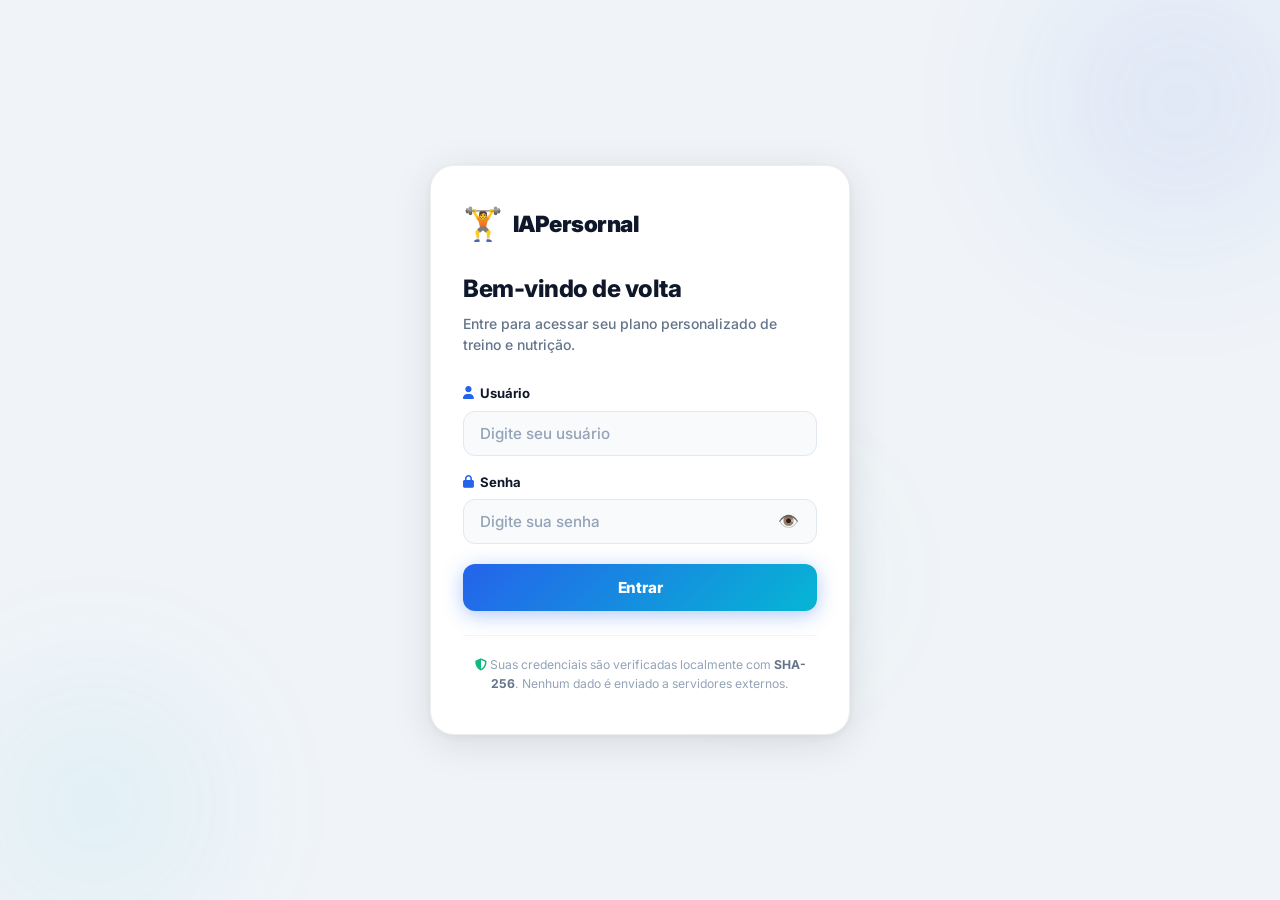
<file: index.html>
<!DOCTYPE html>
<html lang="pt-BR">
<head>
  <meta charset="UTF-8" />
  <meta name="viewport" content="width=device-width, initial-scale=1.0, viewport-fit=cover" />
  <title>Meu Treino | IAPersornal</title>
  <meta name="description" content="Plano de treino ABC personalizado por IA — Hipertrofia Muscular · IAPersornal." />
  <meta name="theme-color" content="#2563EB" />

  <!-- Open Graph -->
  <meta property="og:title" content="Meu Treino | IAPersornal" />
  <meta property="og:description" content="Personal Trainer IA — Split ABC para Hipertrofia Muscular." />
  <meta property="og:type" content="website" />

  <link rel="manifest" href="manifest.json" />

  <!-- Icons -->
  <link rel="stylesheet" href="https://cdnjs.cloudflare.com/ajax/libs/font-awesome/6.5.0/css/all.min.css" crossorigin="anonymous" />

  <!-- Styles -->
  <link rel="stylesheet" href="css/style.css" />
</head>
<body>

  <!-- ── NAVBAR ── -->
  <header class="navbar">
    <div class="container nav-inner">
      <a href="index.html" class="nav-logo">🏋️ IAPersornal</a>
      <nav class="nav-links">
        <a href="index.html" class="active">Treino</a>
        <a href="dieta.html">Dieta</a>
        <a href="chat.html"><i class="fa-solid fa-comments"></i> Chat</a>
      </nav>
    </div>
  </header>

  <!-- ── MAIN ── -->
  <main class="container page-main">

    <!-- Cabeçalho -->
    <div class="page-header">
      <h1 class="page-title">Meu <span class="gradient-text">Treino</span></h1>
      <p class="page-subtitle">Personal Trainer IA — Split ABC · Hipertrofia · Seg a Sex</p>
    </div>

    <!-- Progresso de peso -->
    <div class="weight-progress-card">
      <div class="weight-progress-header">
        <span class="weight-progress-label">
          <i class="fa-solid fa-scale-balanced"></i> Progresso de Peso
        </span>
        <div class="weight-inputs">
          <label>
            Atual:
            <input type="number" id="current-weight" value="55" min="30" max="200" step="0.1" />
            kg
          </label>
          <label>
            Meta:
            <input type="number" id="goal-weight" value="65" min="30" max="200" step="0.5" />
            kg
          </label>
        </div>
      </div>
      <div class="progress-bar-container">
        <span class="progress-label">55 kg</span>
        <div class="progress-bar">
          <div class="progress-fill" id="weight-fill" style="width:0%"></div>
        </div>
        <span class="progress-label">65 kg</span>
      </div>
      <div class="progress-percent" id="weight-percent">Carregando...</div>
    </div>

    <!-- Contador semanal -->
    <div class="weekly-counter">
      <i class="fa-solid fa-calendar-check"></i>
      <span id="weekly-text">Você treinou 0/5 dias esta semana</span>
      <button class="btn-reset-week" onclick="resetWeek()">🔄 Reiniciar semana</button>
    </div>

    <!-- Seletor de dias -->
    <div class="day-selector">
      <button class="day-btn active" data-day="segunda">SEG·A</button>
      <button class="day-btn"        data-day="terca">TER·B</button>
      <button class="day-btn"        data-day="quarta">QUA·C</button>
      <button class="day-btn"        data-day="quinta">QUI·A</button>
      <button class="day-btn"        data-day="sexta">SEX·B</button>
      <button class="day-btn rest"   data-day="sabado">SÁB 🧘</button>
      <button class="day-btn rest"   data-day="domingo">DOM 🧘</button>
    </div>

    <!-- Barra de progresso do treino -->
    <div class="workout-progress" id="workout-progress" style="display:none">
      <div class="workout-progress__bar">
        <div class="workout-progress__fill" id="workout-progress-fill"></div>
      </div>
      <span class="workout-progress__text" id="workout-progress-text">0 / 0 exercícios</span>
      <span class="workout-progress__pct" id="workout-progress-pct">0%</span>
    </div>

    <!-- Banner de conclusão -->
    <div class="completion-banner" id="completion-banner" onclick="openShareModal(window._currentWorkoutShare)">
      💪🔥 Treino Concluído! Você arrasou!
      <span class="share-hint">Toque para compartilhar seu resultado →</span>
    </div>

    <!-- Painéis de exercícios -->
    <div id="panels"></div>

    <!-- Botão de reset -->
    <div class="reset-area">
      <button class="btn-secondary" onclick="resetDay()">
        <i class="fa-solid fa-rotate-right"></i> Reiniciar treino do dia
      </button>
    </div>

  </main>

  <!-- ── FOOTER ── -->
  <footer class="footer">
    <div class="container">
      🏋️ IAPersornal &copy; 2025 — Feito com ❤️ e IA
    </div>
  </footer>

  <!-- ── BOTTOM NAVIGATION (mobile) ── -->
  <nav class="bottom-nav">
    <div class="bottom-nav__inner">
      <a href="index.html" class="bottom-nav__item active">
        <i class="fa-solid fa-dumbbell"></i>
        <span>Treino</span>
      </a>
      <a href="dieta.html" class="bottom-nav__item">
        <i class="fa-solid fa-utensils"></i>
        <span>Dieta</span>
      </a>
      <a href="chat.html" class="bottom-nav__item">
        <i class="fa-solid fa-comments"></i>
        <span>Chat</span>
      </a>
      <button class="bottom-nav__item" onclick="logout()">
        <i class="fa-solid fa-arrow-right-from-bracket"></i>
        <span>Sair</span>
      </button>
    </div>
  </nav>

  <!-- ── CRONÔMETRO DE DESCANSO (flutuante) ── -->
  <div class="rest-timer-widget" id="rest-timer">
    <div class="rtw__header">
      <span class="rtw__title"><i class="fa-solid fa-stopwatch"></i> Descanso</span>
      <button class="rtw__close" onclick="closeRestTimer()" title="Fechar">✕</button>
    </div>
    <div class="rtw__ring-wrap">
      <svg class="rtw__svg" viewBox="0 0 100 100">
        <circle class="rtw__ring-bg"   cx="50" cy="50" r="44"/>
        <circle class="rtw__ring-fill" cx="50" cy="50" r="44" id="rtw-ring"/>
      </svg>
      <div class="rtw__time" id="rtw-time">01:30</div>
    </div>
    <div class="rtw__presets">
      <button class="rtw__preset" data-secs="60"  onclick="setRestTime(60)">1 min</button>
      <button class="rtw__preset active" data-secs="90" onclick="setRestTime(90)">1:30</button>
      <button class="rtw__preset" data-secs="120" onclick="setRestTime(120)">2 min</button>
      <button class="rtw__preset" data-secs="180" onclick="setRestTime(180)">3 min</button>
    </div>
    <div class="rtw__controls">
      <button class="rtw__btn-start" id="rtw-toggle" onclick="toggleRestTimer()">
        <i class="fa-solid fa-play"></i> Iniciar
      </button>
      <button class="rtw__btn-reset" onclick="resetRestTimer()">
        <i class="fa-solid fa-rotate-right"></i>
      </button>
    </div>
  </div>

  <!-- ── SHARE MODAL ── -->
  <div class="share-modal" id="share-modal">
    <div class="share-modal__overlay" onclick="closeShareModal()"></div>
    <div class="share-modal__sheet">
      <div class="share-modal__handle"></div>
      <div class="share-modal__title">🏆 Compartilhar Treino</div>
      <div class="share-modal__subtitle">Mostre seu progresso para o mundo!</div>

      <!-- Preview do card gerado pelo Canvas -->
      <div class="share-canvas-wrap" id="share-canvas-wrap">
        <!-- Canvas injetado via JS -->
      </div>

      <div class="share-buttons">
        <button class="share-btn share-btn--whatsapp" onclick="shareWhatsApp()">
          <i class="fa-brands fa-whatsapp"></i> WhatsApp
        </button>
        <button class="share-btn share-btn--telegram" onclick="shareTelegram()">
          <i class="fa-brands fa-telegram"></i> Telegram
        </button>
        <button class="share-btn share-btn--download" onclick="downloadCard()">
          <i class="fa-solid fa-download"></i> Salvar Imagem
        </button>
        <button class="share-btn share-btn--instagram" onclick="downloadCard()">
          <i class="fa-brands fa-instagram"></i> Instagram
        </button>
        <button class="share-btn share-btn--native" onclick="shareNative()">
          <i class="fa-solid fa-share-nodes"></i> Compartilhar via…
        </button>
      </div>
    </div>
  </div>

  <script src="js/auth.js"></script>
  <script src="js/timer.js"></script>
  <script src="js/share.js"></script>
  <script src="js/main.js"></script>
</body>
</html>
</file>
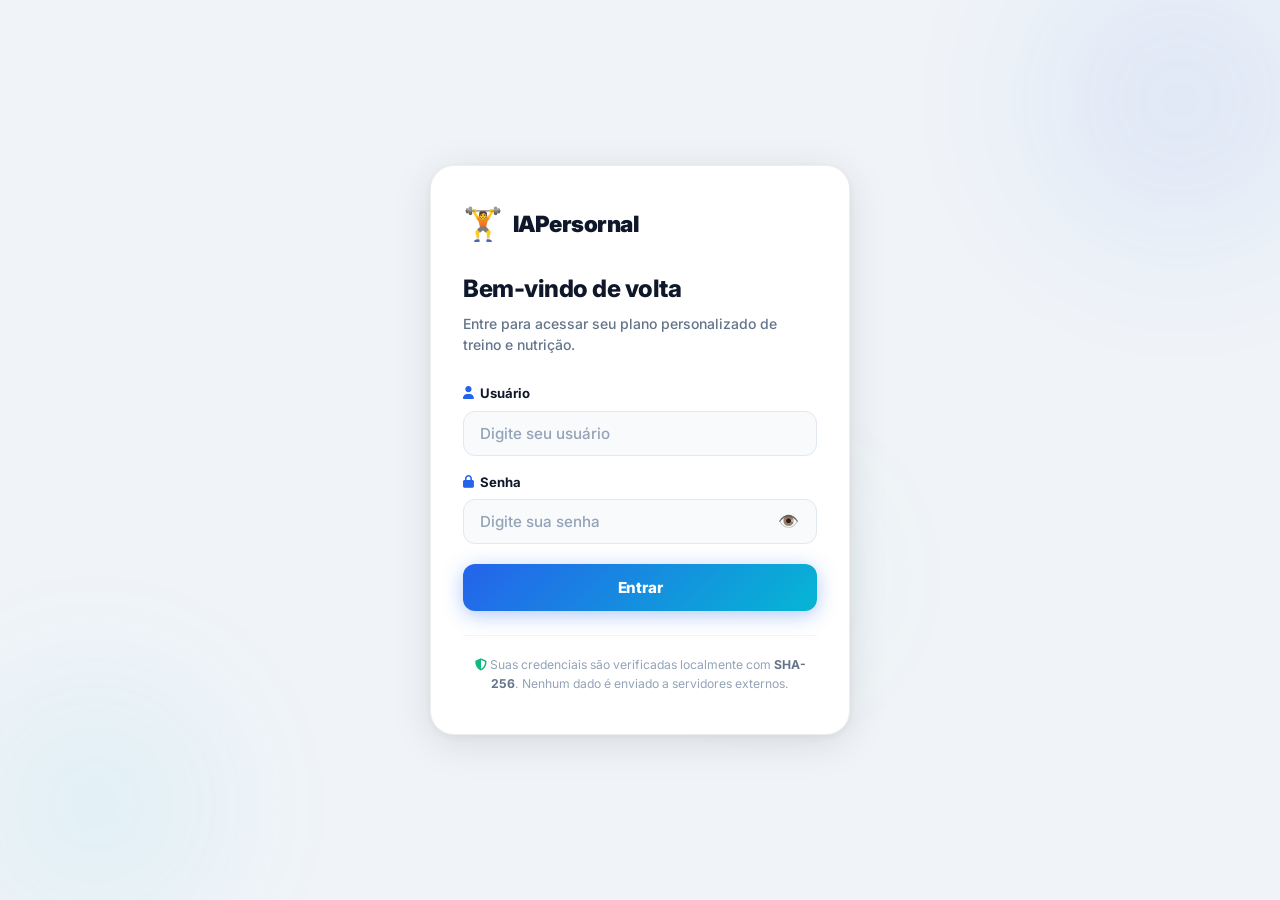
<file: chat.html>
<!DOCTYPE html>
<html lang="pt-BR">
<head>
  <meta charset="UTF-8" />
  <meta name="viewport" content="width=device-width, initial-scale=1.0, viewport-fit=cover" />
  <title>Chat Social | IAPersornal</title>
  <meta name="description" content="Chat social fitness em tempo real — compartilhe treinos, músicas e progresso com a galera." />
  <meta name="theme-color" content="#0B0D11" />

  <!-- Open Graph -->
  <meta property="og:title" content="Chat Social | IAPersornal" />
  <meta property="og:description" content="Chat fitness em tempo real com playlists Spotify." />
  <meta property="og:type" content="website" />

  <link rel="manifest" href="manifest.json" />

  <!-- Icons -->
  <link rel="stylesheet" href="https://cdnjs.cloudflare.com/ajax/libs/font-awesome/6.5.0/css/all.min.css" crossorigin="anonymous" />

  <!-- Styles -->
  <link rel="stylesheet" href="css/style.css" />
  <link rel="stylesheet" href="css/chat.css" />
</head>
<body class="chat-page">

  <!-- ── SIDEBAR OVERLAY (mobile) ── -->
  <div class="sidebar-overlay" id="sidebar-overlay" onclick="closeSidebar()"></div>

  <!-- ══════════════════════════════════════
       SIDEBAR
  ══════════════════════════════════════ -->
  <aside class="chat-sidebar">

    <!-- Logo -->
    <div class="sidebar-logo">
      <span class="sidebar-logo__icon">🏋️</span>
      <span class="sidebar-logo__name">IAPersornal</span>
    </div>

    <!-- Usuário atual -->
    <div class="sidebar-user">
      <div class="su-avatar-wrap">
        <span class="su-avatar" id="chat-user-avatar">🧔</span>
        <span class="su-dot online" id="user-status-dot"></span>
      </div>
      <div class="su-info">
        <span class="su-name" id="chat-user-name">Carregando…</span>
        <span class="su-status" id="chat-user-status">🟢 Online</span>
      </div>
    </div>

    <!-- Canais -->
    <div class="sidebar-section-title">
      <i class="fa-solid fa-hashtag"></i> Canais
    </div>
    <div id="channel-list" class="channel-list">
      <!-- gerado por chat.js -->
    </div>

    <!-- Usuários online -->
    <div class="sidebar-section-title">
      <i class="fa-solid fa-circle" style="color:#3FB950;font-size:8px;vertical-align:middle"></i>
      Online (<span id="online-count">2</span>)
    </div>
    <div id="online-users-list" class="online-users-list">
      <!-- gerado por chat.js -->
    </div>

    <!-- Ações -->
    <div class="sidebar-actions">
      <a href="index.html" class="sa-btn">
        <i class="fa-solid fa-dumbbell"></i> Meu Treino
      </a>
      <a href="dieta.html" class="sa-btn">
        <i class="fa-solid fa-utensils"></i> Dieta
      </a>
      <button class="sa-btn sa-btn--share" onclick="shareWorkoutInChat()">
        <i class="fa-solid fa-share-nodes"></i> Compartilhar Treino
      </button>
      <button class="sa-btn sa-btn--logout" onclick="logout()">
        <i class="fa-solid fa-arrow-right-from-bracket"></i> Sair
      </button>
    </div>

  </aside>

  <!-- ══════════════════════════════════════
       MAIN
  ══════════════════════════════════════ -->
  <div class="chat-main">

    <!-- Header -->
    <div class="chat-header">
      <button class="chat-header__menu" onclick="toggleSidebar()" title="Menu">
        <i class="fa-solid fa-bars"></i>
      </button>
      <div class="chat-header__title" id="chat-channel-title">💬 Geral</div>

      <!-- View tabs -->
      <div class="view-tabs">
        <button class="view-tab active" data-view="chat"      onclick="showView('chat')">
          <i class="fa-solid fa-comments"></i> Chat
        </button>
        <button class="view-tab"        data-view="playlists" onclick="showView('playlists')">
          <i class="fa-brands fa-spotify"></i> Playlists
        </button>
      </div>

      <div class="chat-header__actions">
        <span class="now-playing-badge" id="now-playing-info" style="display:none"></span>
      </div>
    </div>

    <!-- Firebase demo banner -->
    <div class="firebase-banner" id="firebase-banner" style="display:none">
      <i class="fa-solid fa-circle-info"></i>
      <span>Modo demo — mensagens salvas localmente.
        <a href="https://console.firebase.google.com" target="_blank" rel="noopener">Configure Firebase</a>
        para chat em tempo real.</span>
      <button class="fb-close" onclick="document.getElementById('firebase-banner').style.display='none'">✕</button>
    </div>

    <!-- ── VIEW: CHAT ── -->
    <div id="view-chat" style="display:flex;flex-direction:column;flex:1;overflow:hidden">

      <!-- Feed de mensagens -->
      <div class="chat-feed" id="chat-feed">
        <!-- mensagens renderizadas por chat.js -->
      </div>

      <!-- Typing indicator -->
      <div class="typing-indicator" id="typing-indicator" style="display:none">
        <div class="typing-avatar">💬</div>
        <div class="typing-bubble">
          <span class="typing-name">Alguém</span> está digitando
          <span class="typing-dots">
            <span></span><span></span><span></span>
          </span>
        </div>
      </div>

      <!-- Input bar -->
      <div class="chat-input-bar">
        <div class="input-actions-left">
          <button class="ia-btn" onclick="shareWorkoutInChat()" title="Compartilhar treino">
            <i class="fa-solid fa-dumbbell"></i>
          </button>
          <button class="ia-btn" onclick="toggleEmojiPicker()" title="Emoji">
            <i class="fa-regular fa-face-smile"></i>
          </button>
        </div>

        <div class="input-wrap">
          <!-- Emoji picker (aparece acima) -->
          <div class="emoji-picker" id="emoji-picker" style="display:none">
            <!-- gerado por chat.js -->
          </div>

          <textarea
            id="chat-input"
            class="chat-textarea"
            placeholder="Mensagem no canal… (Enter para enviar)"
            rows="1"
            maxlength="500"
          ></textarea>
        </div>

        <button class="chat-send-btn" id="chat-send-btn" title="Enviar">
          <i class="fa-solid fa-paper-plane"></i>
        </button>
      </div>

    </div><!-- /view-chat -->

    <!-- ── VIEW: PLAYLISTS ── -->
    <div id="view-playlists" style="display:none;flex-direction:column;flex:1;overflow:hidden">

      <div class="playlists-layout">

        <!-- Lista de playlists -->
        <div class="playlists-col">
          <div class="playlists-col__title">
            <i class="fa-brands fa-spotify" style="color:#1DB954"></i>
            Playlists para Treino
          </div>
          <div class="playlist-grid" id="playlist-grid">
            <!-- gerado por chat.js -->
          </div>
        </div>

        <!-- Player Spotify embutido -->
        <div class="player-col">
          <div class="player-col__placeholder" id="player-placeholder">
            <i class="fa-brands fa-spotify" style="font-size:3rem;color:#1DB954"></i>
            <p>Selecione uma playlist para tocar</p>
            <p style="font-size:.8rem;opacity:.6">Requer conta Spotify (gratuita ou premium)</p>
          </div>
          <div id="spotify-player" style="display:none"></div>
        </div>

      </div>

    </div><!-- /view-playlists -->

  </div><!-- /chat-main -->

  <!-- Training toast (aparece quando está treinando) -->
  <div class="training-toast" id="training-toast" style="display:none">
    <span class="training-pulse"></span>
    <span>🔴 Você está treinando agora!</span>
    <button onclick="shareWorkoutInChat()">Compartilhar</button>
  </div>

  <!-- Scripts -->
  <script src="js/auth.js"></script>
  <script src="js/timer.js"></script>
  <script src="js/share.js"></script>
  <script src="js/firebase-config.js"></script>
  <script src="js/chat.js"></script>

</body>
</html>
</file>
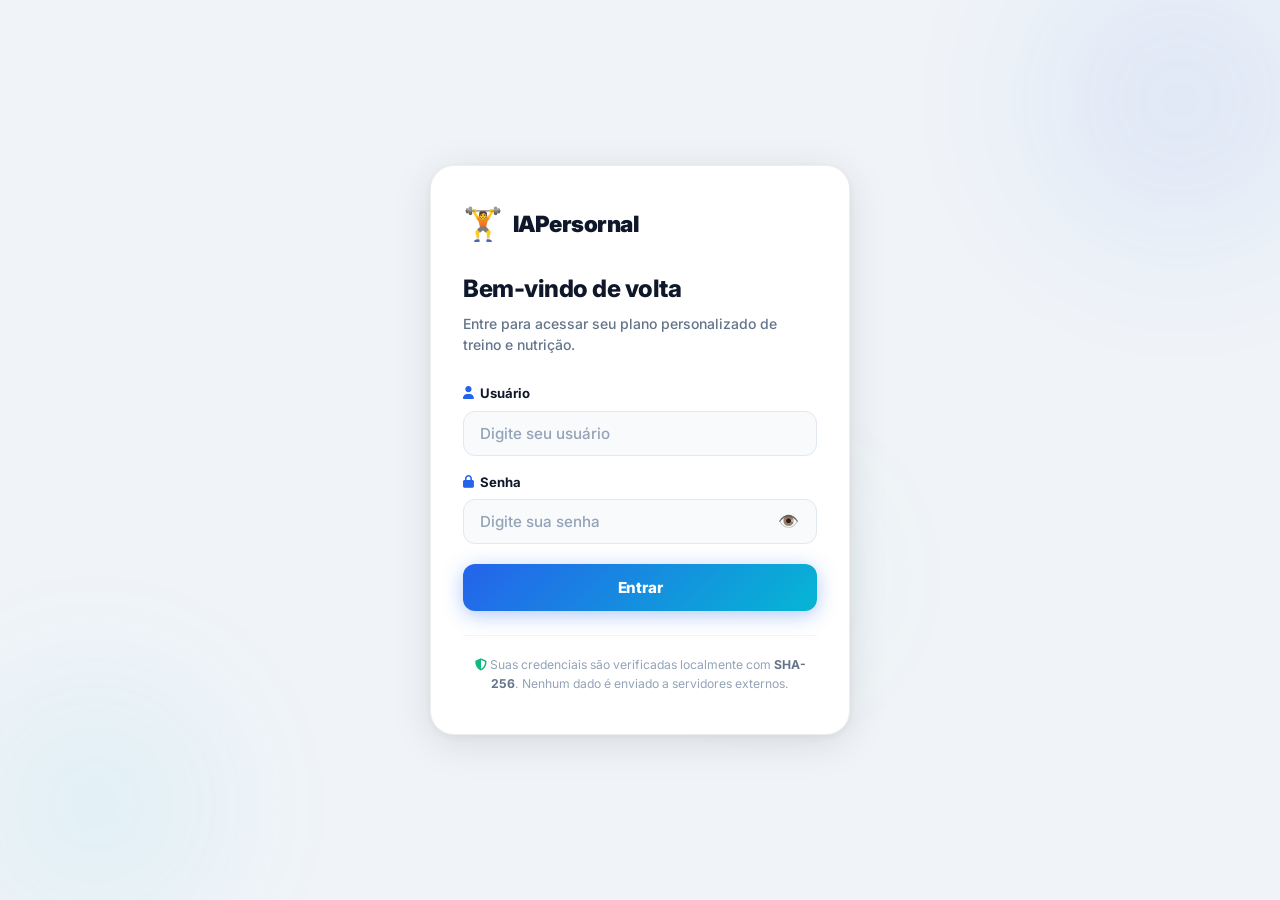
<file: dieta.html>
<!DOCTYPE html>
<html lang="pt-BR">
<head>
  <meta charset="UTF-8" />
  <meta name="viewport" content="width=device-width, initial-scale=1.0, viewport-fit=cover" />
  <title>Meu Plano Alimentar | IAPersornal</title>
  <meta name="description" content="Plano nutricional personalizado para ganho de massa — IAPersornal Hard Gainer." />
  <link rel="stylesheet" href="https://cdnjs.cloudflare.com/ajax/libs/font-awesome/6.5.0/css/all.min.css" crossorigin="anonymous" />
  <link rel="stylesheet" href="css/style.css" />
</head>
<body>

  <!-- ── NAVBAR ── -->
  <header class="navbar">
    <div class="container nav-inner">
      <a href="index.html" class="nav-logo">🏋️ IAPersornal</a>
      <nav class="nav-links">
        <a href="index.html">Treino</a>
        <a href="dieta.html" class="active">Dieta</a>
        <a href="chat.html"><i class="fa-solid fa-comments"></i> Chat</a>
      </nav>
    </div>
  </header>

  <!-- ── MAIN ── -->
  <main class="container page-main">

    <!-- Título da página -->
    <div class="page-header">
      <h1 class="page-title">Plano <span class="gradient-text">Alimentar</span></h1>
      <p class="page-subtitle">Nutricionista IA — Ganho de Massa para Hard Gainers</p>
    </div>

    <!-- Card de Meta / Progresso ── -->
    <div class="goal-card">
      <h3>🎯 Meta de Peso</h3>
      <div class="goal-meta">
        <div class="goal-meta-item">
          <div class="label">Peso Atual</div>
          <div class="value" id="goal-current">55 kg</div>
        </div>
        <div class="goal-meta-item">
          <div class="label">Meta</div>
          <div class="value">65 kg</div>
        </div>
        <div class="goal-meta-item">
          <div class="label">Prazo</div>
          <div class="value" style="color:var(--warning)">Mar/2027</div>
        </div>
        <div class="goal-meta-item">
          <div class="label">Tipo</div>
          <div class="value" style="color:var(--success)">Hard Gainer</div>
        </div>
      </div>

      <!-- Barra de progresso editável -->
      <div class="weight-progress-header" style="margin-top:.5rem">
        <span>📊 Progresso</span>
        <div class="weight-inputs">
          <label>
            Atualizar peso:
            <input type="number" id="current-weight-diet" value="55" min="40" max="150" step="0.1" />
            kg
          </label>
        </div>
      </div>
      <div class="progress-bar-container" style="margin-top:.6rem">
        <span class="progress-label">55 kg</span>
        <div class="progress-bar">
          <div class="progress-fill" id="weight-fill-diet" style="width:0%"></div>
        </div>
        <span class="progress-label">65 kg</span>
      </div>
      <div class="progress-percent" id="weight-percent-diet">Carregando...</div>
    </div>

    <!-- ── MACROS ── -->
    <section class="macros-section">
      <h2 class="section-title">Macros <span>Diários</span></h2>
      <div class="macros-grid" id="macros-container">
        <!-- Renderizado pelo JS -->
      </div>
    </section>

    <!-- ── REFEIÇÕES ── -->
    <section class="meals-section">
      <h2 class="section-title">Cardápio <span>do Dia</span></h2>

      <!-- Contador de kcal -->
      <div class="kcal-counter-bar">
        <span class="kcal-icon">🔥</span>
        <div class="kcal-text" id="kcal-done">
          <strong>0</strong> <span>/ 3.750 kcal consumidas hoje</span>
        </div>
        <button class="btn-reset-meals" onclick="resetMeals()">🔄 Reiniciar</button>
      </div>

      <!-- Lista de refeições -->
      <div class="meals-grid" id="meals-container">
        <!-- Renderizado pelo JS -->
      </div>

      <p style="text-align:center;color:var(--text-muted);font-size:.85rem;margin-top:1rem">
        💡 Marque cada refeição ao concluir. Os dados ficam salvos no navegador.
      </p>
    </section>

    <!-- ── DICAS PARA HARD GAINERS ── -->
    <section class="tips-section">
      <h2 class="section-title">Dicas para <span>Hard Gainers</span></h2>
      <div class="tips-grid" id="tips-container">
        <!-- Renderizado pelo JS -->
      </div>
    </section>

    <!-- ── SUPLEMENTAÇÃO ── -->
    <section class="supplements-section">
      <h2 class="section-title">Suplementação <span>Sugerida</span></h2>
      <div class="supplement-grid" id="supplements-container">
        <!-- Renderizado pelo JS -->
      </div>
    </section>

    <!-- ── HIDRATAÇÃO ── -->
    <section class="hydration-section">
      <h2 class="section-title">💧 <span>Hidratação</span></h2>
      <div class="hydration-card">
        <span class="hydration-icon">💧</span>
        <div class="hydration-info">
          <h4>Meta: 2,0 a 2,5 litros por dia</h4>
          <p>Água é fundamental para o transporte de nutrientes, síntese proteica e performance nos treinos.</p>
          <p class="warning">
            ⚠️ <strong>Não beba água nos 30 minutos antes das refeições principais.</strong>
            Isso reduz a saciedade precoce e ajuda a consumir mais calorias — essencial para hard gainers.
          </p>
        </div>
      </div>
    </section>

  </main>

  <!-- ── FOOTER ── -->
  <footer class="footer">
    <div class="container">
      🏋️ IAPersornal &copy; 2025 — Feito com ❤️ e IA
    </div>
  </footer>

  <!-- ── BOTTOM NAVIGATION (mobile) ── -->
  <nav class="bottom-nav">
    <div class="bottom-nav__inner">
      <a href="index.html" class="bottom-nav__item">
        <i class="fa-solid fa-dumbbell"></i><span>Treino</span>
      </a>
      <a href="dieta.html" class="bottom-nav__item active">
        <i class="fa-solid fa-utensils"></i><span>Dieta</span>
      </a>
      <a href="chat.html" class="bottom-nav__item">
        <i class="fa-solid fa-comments"></i><span>Chat</span>
      </a>
      <button class="bottom-nav__item" onclick="logout()">
        <i class="fa-solid fa-arrow-right-from-bracket"></i><span>Sair</span>
      </button>
    </div>
  </nav>

  <script src="js/auth.js"></script>
  <script src="js/main.js"></script>
</body>
</html>
</file>
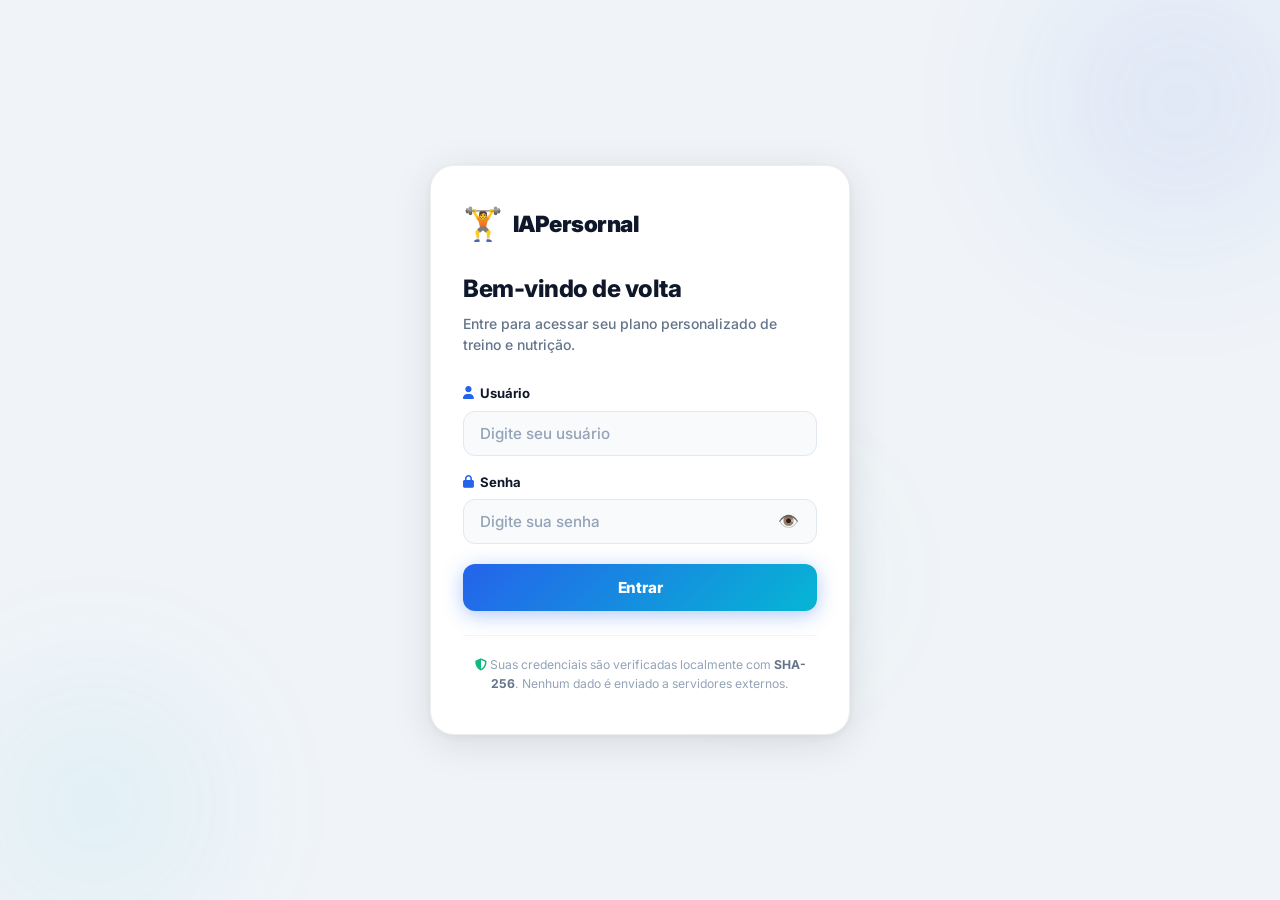
<file: login.html>
<!DOCTYPE html>
<html lang="pt-BR">
<head>
  <meta charset="UTF-8" />
  <meta name="viewport" content="width=device-width, initial-scale=1.0, viewport-fit=cover" />
  <title>Login | IAPersornal</title>
  <meta name="description" content="Acesse seu plano de treino e dieta personalizado — IAPersornal." />
  <meta name="theme-color" content="#2563EB" />
  <link rel="stylesheet" href="https://cdnjs.cloudflare.com/ajax/libs/font-awesome/6.5.0/css/all.min.css" crossorigin="anonymous" />
  <link rel="stylesheet" href="css/style.css" />
  <link rel="stylesheet" href="css/login.css" />
</head>
<body class="login-body">

  <div class="login-wrapper">

    <!-- Fundo animado -->
    <div class="login-bg">
      <div class="login-bg__orb orb1"></div>
      <div class="login-bg__orb orb2"></div>
      <div class="login-bg__orb orb3"></div>
    </div>

    <!-- Card de login -->
    <div class="login-card">

      <div class="login-logo">
        <span class="login-logo__icon">🏋️</span>
        <span class="login-logo__text">IAPersornal</span>
      </div>

      <h1 class="login-title">Bem-vindo de volta</h1>
      <p class="login-subtitle">Entre para acessar seu plano personalizado de treino e nutrição.</p>

      <form id="login-form" class="login-form" autocomplete="off" novalidate>

        <div class="form-group">
          <label for="login-user" class="form-label">
            <i class="fa-solid fa-user"></i> Usuário
          </label>
          <input type="text" id="login-user" class="form-input"
            placeholder="Digite seu usuário" autocomplete="username" required />
        </div>

        <div class="form-group">
          <label for="login-pass" class="form-label">
            <i class="fa-solid fa-lock"></i> Senha
          </label>
          <div class="input-wrap">
            <input type="password" id="login-pass" class="form-input"
              placeholder="Digite sua senha" autocomplete="current-password" required />
            <button type="button" id="toggle-pass" class="toggle-pass" title="Mostrar/ocultar senha">
              👁️
            </button>
          </div>
        </div>

        <div class="login-error" id="login-error"></div>

        <button type="submit" class="btn-login">
          <span id="btn-text">Entrar</span>
          <span id="btn-spinner" class="btn-spinner" style="display:none">⟳</span>
        </button>

      </form>

      <p class="login-footer-note">
        <i class="fa-solid fa-shield-halved" style="color:#10B981"></i>
        Suas credenciais são verificadas localmente com <strong>SHA-256</strong>.
        Nenhum dado é enviado a servidores externos.
      </p>

    </div>
  </div>

  <script src="js/auth.js"></script>
</body>
</html>
</file>
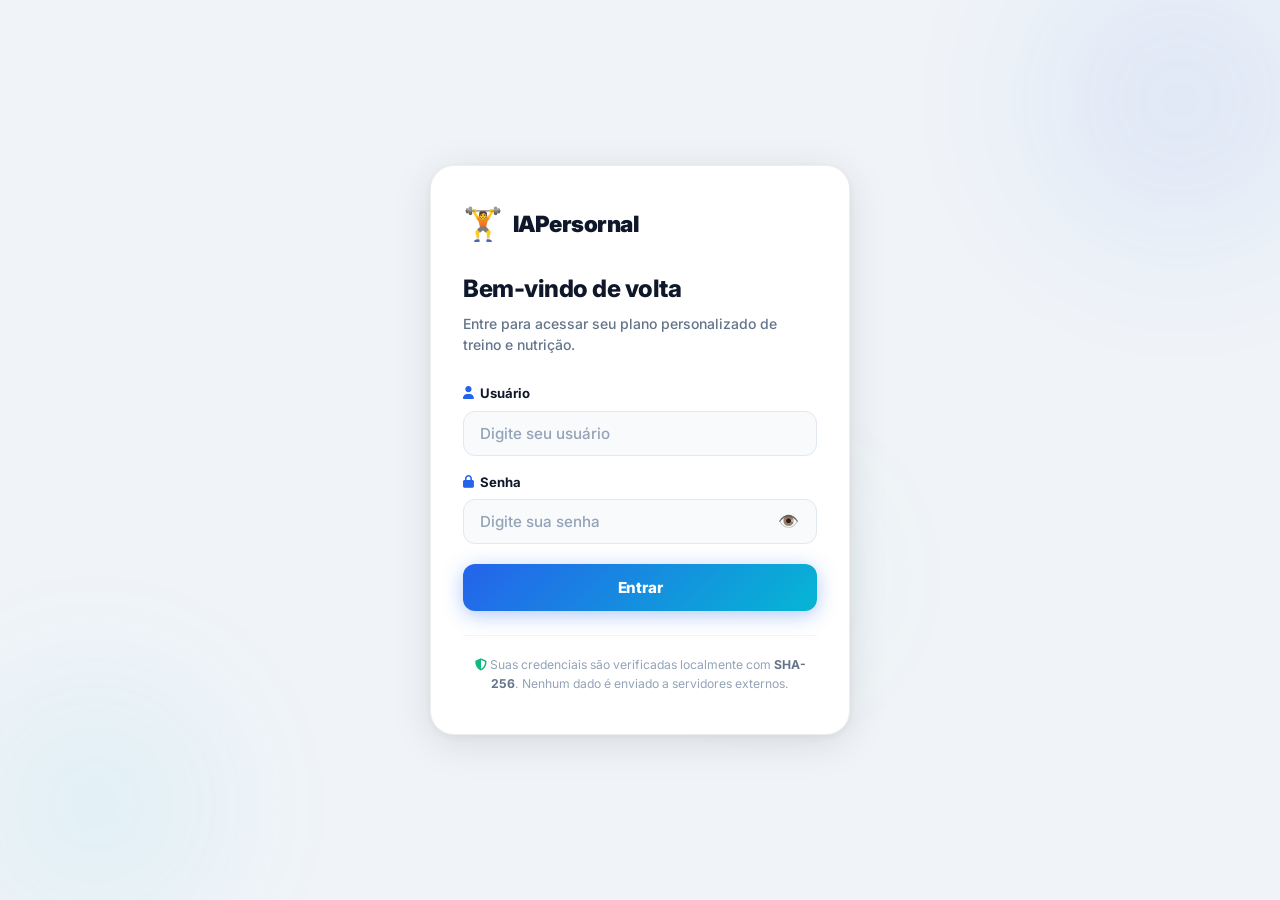
<file: treino-barbara.html>
<!DOCTYPE html>
<html lang="pt-BR">
<head>
  <meta charset="UTF-8" />
  <meta name="viewport" content="width=device-width, initial-scale=1.0, viewport-fit=cover" />
  <title>Treino da Barbara | IAPersornal</title>
  <meta name="description" content="Plano de treino personalizado por IA para emagrecimento — Barbara · IAPersornal." />
  <meta name="theme-color" content="#7C3AED" />
  <meta property="og:title" content="Treino da Barbara | IAPersornal" />
  <meta property="og:description" content="Personal Trainer IA — Emagrecimento &amp; Definição para Barbara." />
  <meta property="og:type" content="website" />
  <link rel="stylesheet" href="https://cdnjs.cloudflare.com/ajax/libs/font-awesome/6.5.0/css/all.min.css" crossorigin="anonymous" />
  <link rel="stylesheet" href="css/style.css" />
</head>
<body>

  <header class="navbar">
    <div class="container nav-inner">
      <a href="treino-barbara.html" class="nav-logo">🏋️ IAPersornal</a>
      <nav class="nav-links">
        <a href="treino-barbara.html" class="active">Treino</a>
        <a href="chat.html"><i class="fa-solid fa-comments"></i> Chat</a>
      </nav>
    </div>
  </header>

  <main class="container page-main">

    <div class="page-header">
      <h1 class="page-title">Treino da <span class="gradient-text">Barbara</span></h1>
      <p class="page-subtitle">Personal Trainer IA — Emagrecimento &amp; Definição · Seg a Sáb</p>
    </div>

    <div class="weight-progress-card">
      <div class="weight-progress-header">
        <span class="weight-progress-label">
          <i class="fa-solid fa-scale-balanced"></i> Progresso de Peso
        </span>
        <div class="weight-inputs">
          <label>Atual: <input type="number" id="current-weight" value="65" min="30" max="200" step="0.1" /> kg</label>
          <label>Meta: <input type="number" id="goal-weight" value="55" min="30" max="200" step="0.5" /> kg</label>
        </div>
      </div>
      <div class="progress-bar-container">
        <span class="progress-label">Início</span>
        <div class="progress-bar"><div class="progress-fill" id="weight-fill" style="width:0%"></div></div>
        <span class="progress-label">Meta</span>
      </div>
      <div class="progress-percent" id="weight-percent">Carregando...</div>
    </div>

    <div class="weekly-counter">
      <i class="fa-solid fa-calendar-check"></i>
      <span id="weekly-text">Você treinou 0/6 dias esta semana</span>
      <button class="btn-reset-week" onclick="resetWeek()">🔄 Reiniciar semana</button>
    </div>

    <div class="day-selector">
      <button class="day-btn active" data-day="segunda">SEG</button>
      <button class="day-btn"        data-day="terca">TER</button>
      <button class="day-btn"        data-day="quarta">QUA</button>
      <button class="day-btn"        data-day="quinta">QUI</button>
      <button class="day-btn"        data-day="sexta">SEX</button>
      <button class="day-btn"        data-day="sabado">SÁB</button>
      <button class="day-btn rest"   data-day="domingo">DOM 🧘</button>
    </div>

    <div class="workout-progress" id="workout-progress" style="display:none">
      <div class="workout-progress__bar">
        <div class="workout-progress__fill" id="workout-progress-fill"></div>
      </div>
      <span class="workout-progress__text" id="workout-progress-text">0 / 0 exercícios</span>
      <span class="workout-progress__pct" id="workout-progress-pct">0%</span>
    </div>

    <div class="completion-banner" id="completion-banner" onclick="openShareModal(window._currentWorkoutShare)">
      🔥✨ Treino Concluído! Você foi incrível, Barbara!
      <span class="share-hint">Toque para compartilhar seu resultado →</span>
    </div>

    <div id="panels"></div>

    <div class="reset-area">
      <button class="btn-secondary" onclick="resetDay()">
        <i class="fa-solid fa-rotate-right"></i> Reiniciar treino do dia
      </button>
    </div>

  </main>

  <footer class="footer">
    <div class="container">
      🏋️ IAPersornal &copy; 2025 — Feito com ❤️ e IA para <strong>Barbara</strong>
    </div>
  </footer>

  <nav class="bottom-nav">
    <div class="bottom-nav__inner">
      <a href="treino-barbara.html" class="bottom-nav__item active">
        <i class="fa-solid fa-dumbbell"></i><span>Treino</span>
      </a>
      <a href="chat.html" class="bottom-nav__item">
        <i class="fa-solid fa-comments"></i><span>Chat</span>
      </a>
      <button class="bottom-nav__item" onclick="openShareModal(window._currentWorkoutShare || {})">
        <i class="fa-solid fa-share-nodes"></i><span>Compartilhar</span>
      </button>
      <button class="bottom-nav__item" onclick="logout()">
        <i class="fa-solid fa-arrow-right-from-bracket"></i><span>Sair</span>
      </button>
    </div>
  </nav>

  <div class="rest-timer-widget" id="rest-timer">
    <div class="rtw__header">
      <span class="rtw__title"><i class="fa-solid fa-stopwatch"></i> Descanso</span>
      <button class="rtw__close" onclick="closeRestTimer()">✕</button>
    </div>
    <div class="rtw__ring-wrap">
      <svg class="rtw__svg" viewBox="0 0 100 100">
        <circle class="rtw__ring-bg"   cx="50" cy="50" r="44"/>
        <circle class="rtw__ring-fill" cx="50" cy="50" r="44" id="rtw-ring"/>
      </svg>
      <div class="rtw__time" id="rtw-time">01:30</div>
    </div>
    <div class="rtw__presets">
      <button class="rtw__preset" data-secs="60"  onclick="setRestTime(60)">1 min</button>
      <button class="rtw__preset active" data-secs="90" onclick="setRestTime(90)">1:30</button>
      <button class="rtw__preset" data-secs="120" onclick="setRestTime(120)">2 min</button>
      <button class="rtw__preset" data-secs="180" onclick="setRestTime(180)">3 min</button>
    </div>
    <div class="rtw__controls">
      <button class="rtw__btn-start" id="rtw-toggle" onclick="toggleRestTimer()">
        <i class="fa-solid fa-play"></i> Iniciar
      </button>
      <button class="rtw__btn-reset" onclick="resetRestTimer()">
        <i class="fa-solid fa-rotate-right"></i>
      </button>
    </div>
  </div>

  <div class="share-modal" id="share-modal">
    <div class="share-modal__overlay" onclick="closeShareModal()"></div>
    <div class="share-modal__sheet">
      <div class="share-modal__handle"></div>
      <div class="share-modal__title">🏆 Compartilhar Treino</div>
      <div class="share-modal__subtitle">Mostre seu progresso para o mundo!</div>
      <div class="share-canvas-wrap" id="share-canvas-wrap"></div>
      <div class="share-buttons">
        <button class="share-btn share-btn--whatsapp" onclick="shareWhatsApp()"><i class="fa-brands fa-whatsapp"></i> WhatsApp</button>
        <button class="share-btn share-btn--telegram" onclick="shareTelegram()"><i class="fa-brands fa-telegram"></i> Telegram</button>
        <button class="share-btn share-btn--download" onclick="downloadCard()"><i class="fa-solid fa-download"></i> Salvar</button>
        <button class="share-btn share-btn--instagram" onclick="downloadCard()"><i class="fa-brands fa-instagram"></i> Instagram</button>
        <button class="share-btn share-btn--native" onclick="shareNative()"><i class="fa-solid fa-share-nodes"></i> Compartilhar via…</button>
      </div>
    </div>
  </div>

  <script src="js/auth.js"></script>
  <script src="js/timer.js"></script>
  <script src="js/share.js"></script>
  <script src="js/barbara.js"></script>
</body>
</html>
</file>
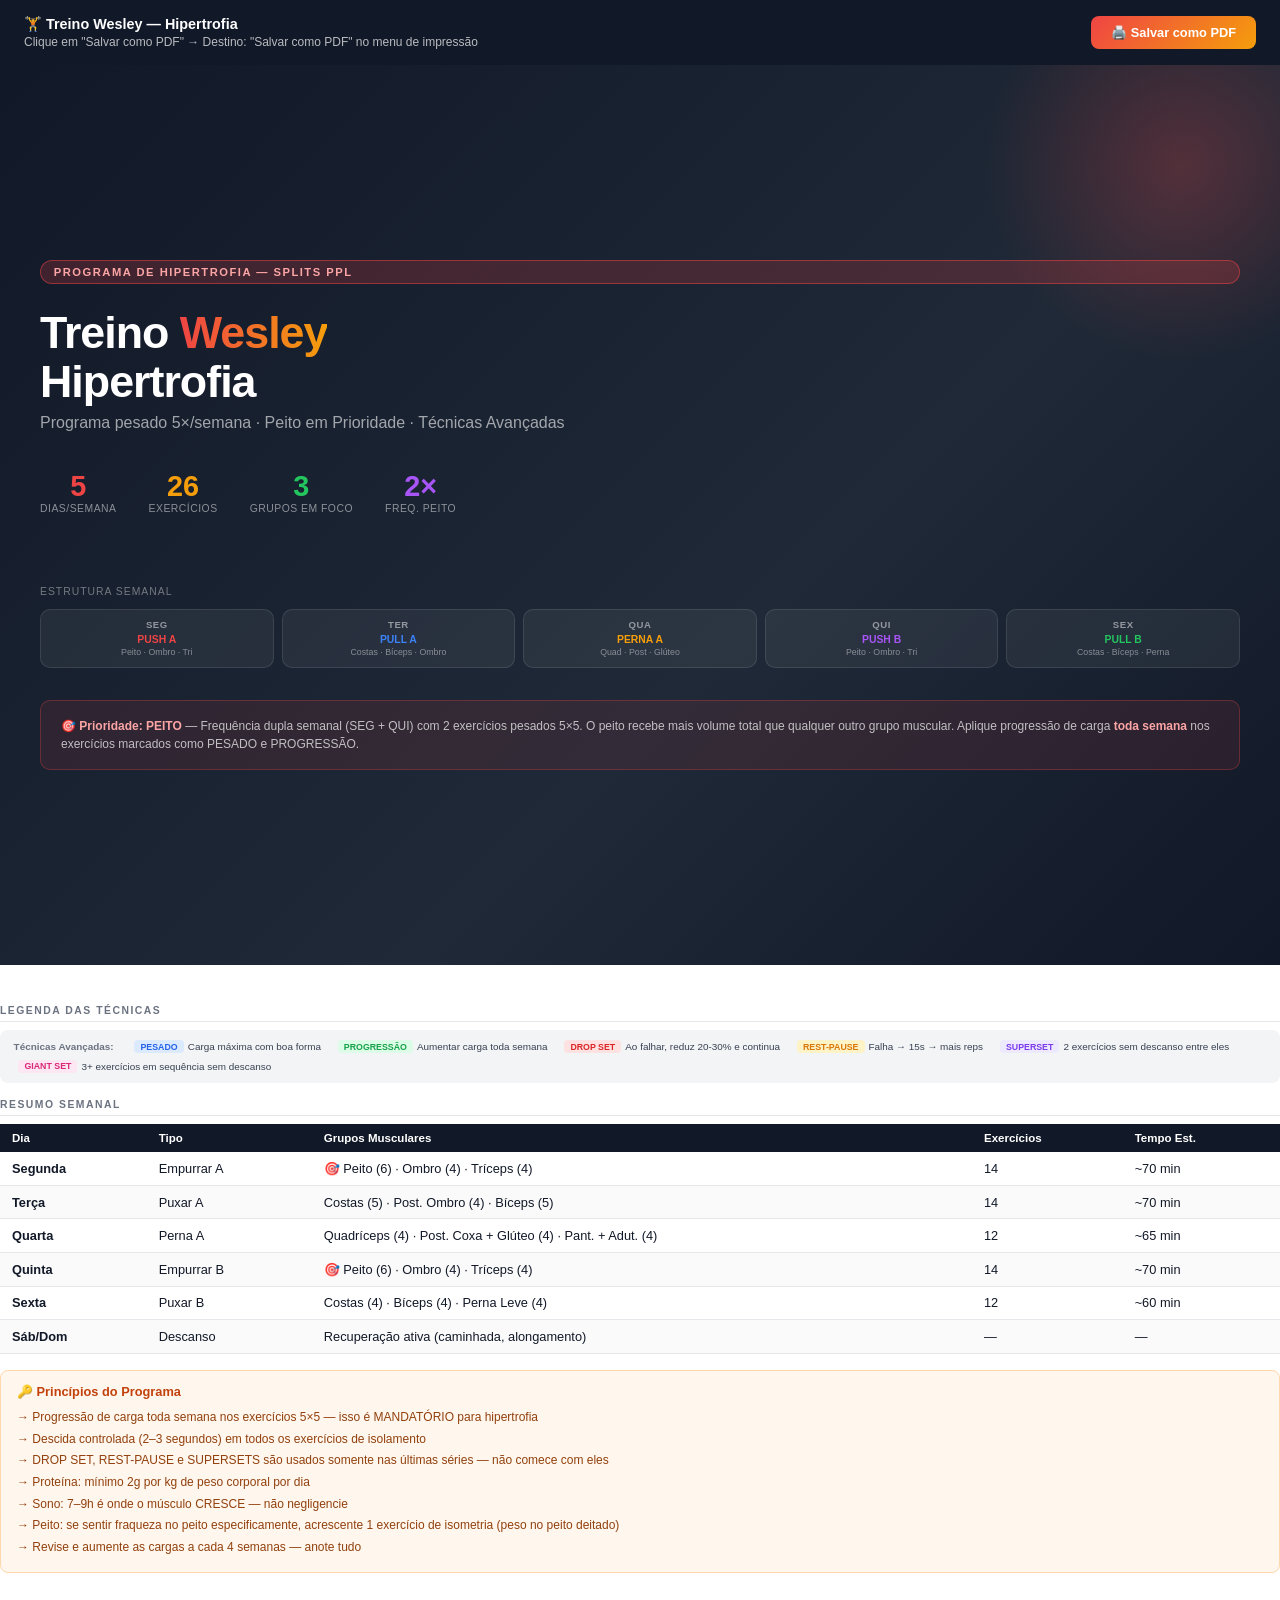
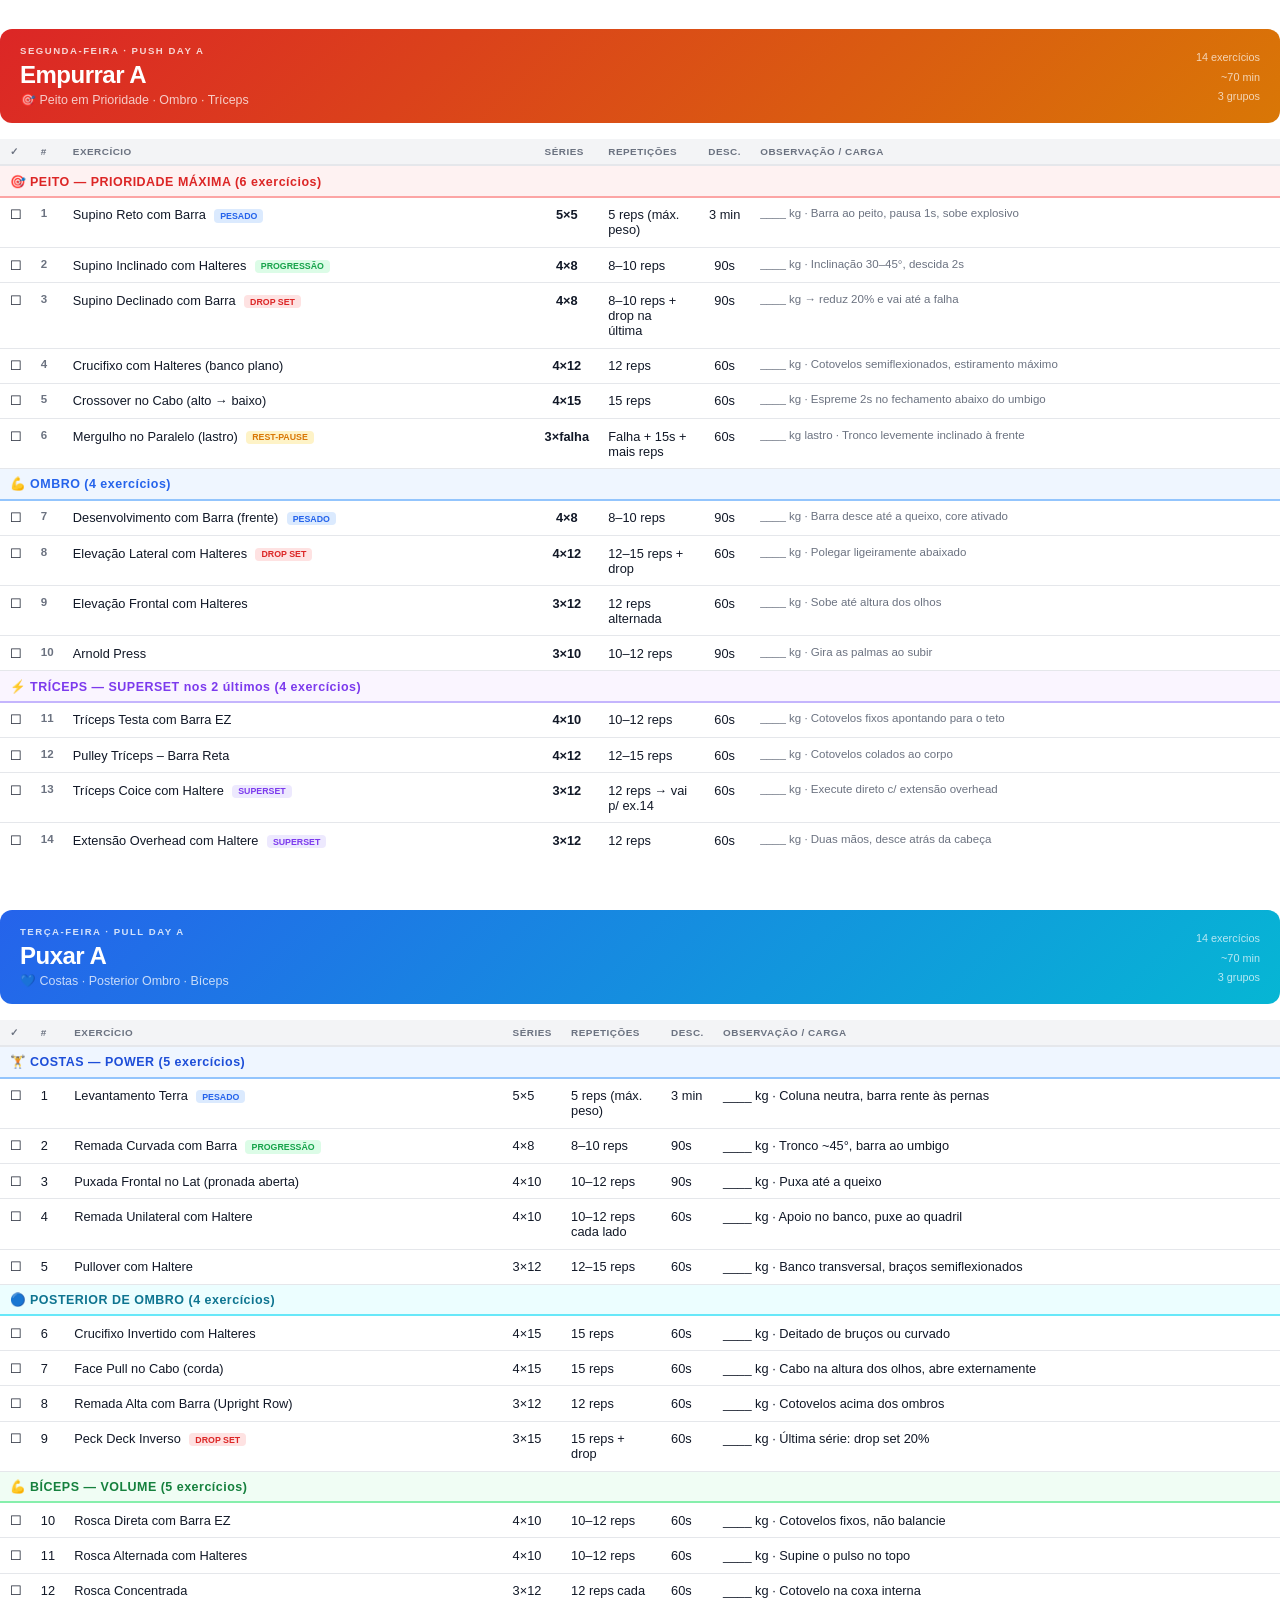
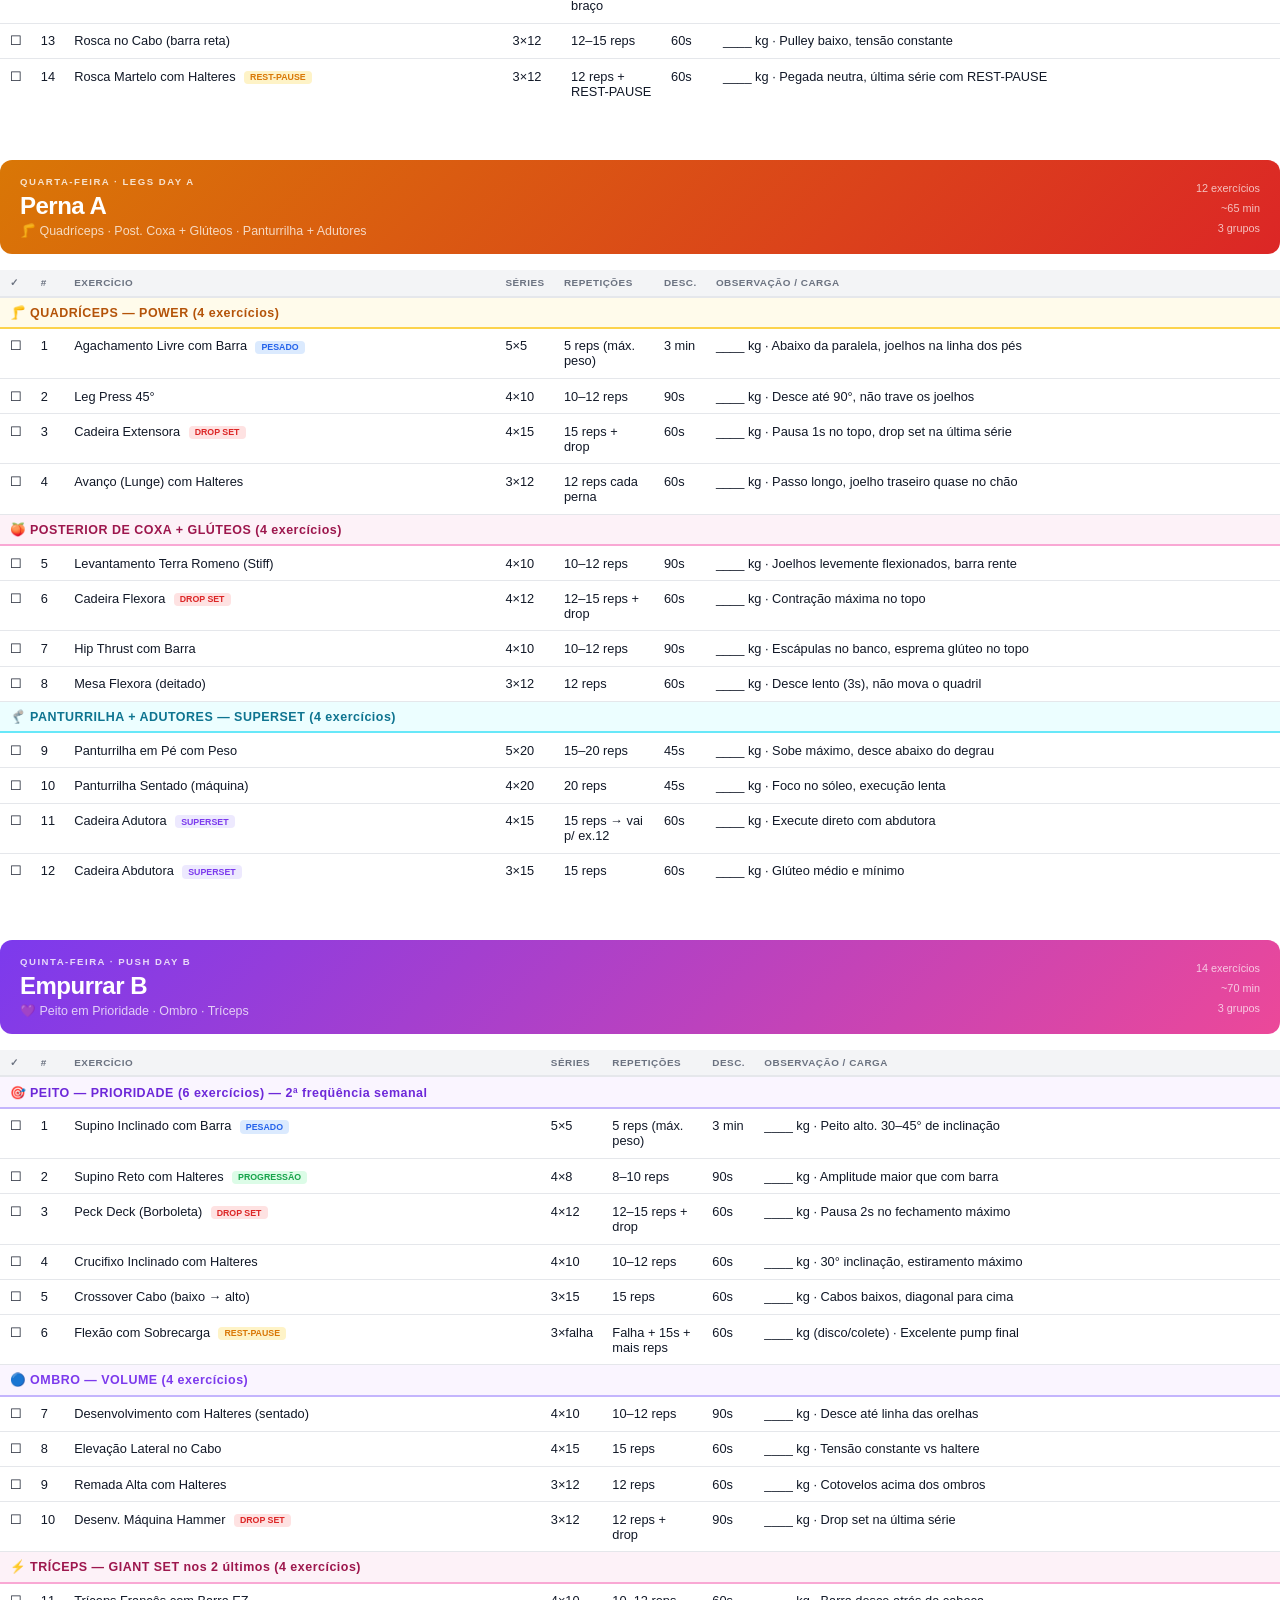
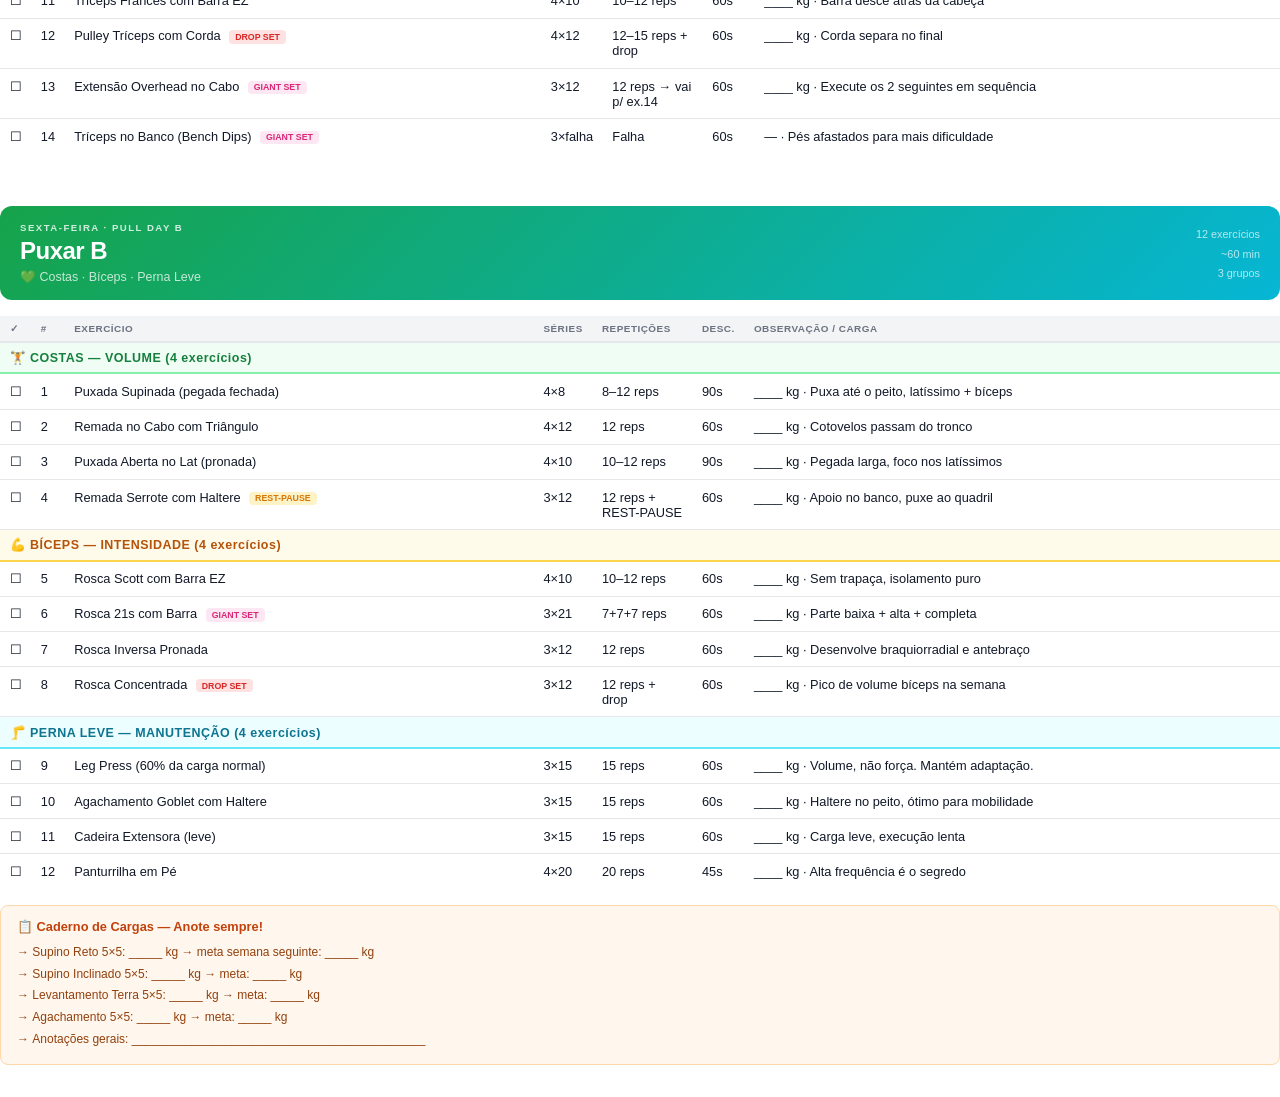
<file: treino-wesley-pdf.html>
<!DOCTYPE html>
<html lang="pt-BR">
<head>
<meta charset="UTF-8"/>
<meta name="viewport" content="width=device-width,initial-scale=1.0"/>
<title>Treino Wesley — PDF Hipertrofia</title>
<style>
/* ── Base ── */
*{box-sizing:border-box;margin:0;padding:0}
:root{
  --red:#DC2626;--blue:#2563EB;--amber:#D97706;--purple:#7C3AED;--green:#16A34A;
  --gray:#374151;--lightgray:#F3F4F6;--border:#E5E7EB;--text:#111827;--muted:#6B7280;
}
body{font-family:'Segoe UI',Arial,sans-serif;color:var(--text);background:#fff;font-size:10pt}

/* ── Print setup ── */
@page{size:A4 portrait;margin:15mm 12mm}
@media print{
  .no-print{display:none!important}
  .page-break{page-break-before:always}
  body{font-size:9pt}
}

/* ── Print button ── */
.print-bar{
  background:#111827;color:#fff;padding:1rem 1.5rem;display:flex;
  align-items:center;justify-content:space-between;margin-bottom:0;
}
.print-bar-title{font-size:.9rem;font-weight:700}
.print-bar-sub{font-size:.75rem;opacity:.7;margin-top:2px}
.print-btn{
  background:linear-gradient(135deg,#EF4444,#F59E0B);
  color:#fff;border:none;padding:.55rem 1.25rem;border-radius:8px;
  font-size:.8rem;font-weight:700;cursor:pointer;white-space:nowrap;
}
.print-btn:hover{opacity:.9}

/* ── COVER ── */
.cover{
  background:linear-gradient(135deg,#111827 0%,#1F2937 60%,#111827 100%);
  color:#fff;min-height:100vh;
  display:flex;flex-direction:column;justify-content:center;
  padding:3rem 2.5rem;position:relative;overflow:hidden;
}
.cover::before{
  content:'';position:absolute;top:-100px;right:-100px;
  width:400px;height:400px;border-radius:50%;
  background:radial-gradient(circle,rgba(239,68,68,.25),transparent 70%);
}
.cover-tag{
  display:inline-block;background:rgba(239,68,68,.2);
  border:1px solid rgba(239,68,68,.5);color:#FCA5A5;
  font-size:.7rem;font-weight:800;letter-spacing:1.5px;
  padding:.3rem .8rem;border-radius:99px;margin-bottom:1.5rem;
}
.cover-title{font-size:2.8rem;font-weight:900;letter-spacing:-1px;line-height:1.1;margin-bottom:.5rem}
.cover-title span{
  background:linear-gradient(90deg,#EF4444,#F59E0B);
  -webkit-background-clip:text;-webkit-text-fill-color:transparent;background-clip:text
}
.cover-sub{font-size:1rem;color:rgba(255,255,255,.6);margin-bottom:2.5rem}
.cover-stats{display:flex;gap:2rem;flex-wrap:wrap;margin-bottom:2.5rem}
.cstat{text-align:center}
.cstat-val{font-size:1.8rem;font-weight:900;line-height:1}
.cstat-label{font-size:.65rem;color:rgba(255,255,255,.5);letter-spacing:.5px;text-transform:uppercase;margin-top:2px}
.cover-split{margin-top:2rem}
.cover-split-title{font-size:.65rem;letter-spacing:1px;text-transform:uppercase;color:rgba(255,255,255,.4);margin-bottom:.75rem}
.split-grid{display:grid;grid-template-columns:repeat(5,1fr);gap:.5rem}
.split-card{
  background:rgba(255,255,255,.06);border:1px solid rgba(255,255,255,.1);
  border-radius:10px;padding:.6rem .5rem;text-align:center;
}
.split-day{font-size:.6rem;font-weight:800;letter-spacing:.5px;color:rgba(255,255,255,.5);margin-bottom:.25rem}
.split-type{font-size:.65rem;font-weight:700;color:#fff}
.split-muscles{font-size:.55rem;color:rgba(255,255,255,.45);margin-top:2px}

.cover-nota{
  margin-top:2rem;padding:1rem 1.25rem;
  background:rgba(239,68,68,.1);border:1px solid rgba(239,68,68,.3);
  border-radius:10px;font-size:.75rem;color:rgba(255,255,255,.7);line-height:1.5;
}
.cover-nota strong{color:#FCA5A5}

/* ── Day pages ── */
.day-page{padding:1.5rem 0 1rem}

.day-header-pdf{
  display:flex;align-items:flex-end;justify-content:space-between;
  padding:1rem 1.25rem;border-radius:12px;margin-bottom:1rem;color:#fff;
}
.dhp-left{}
.dhp-tag{font-size:.6rem;font-weight:800;letter-spacing:1.5px;opacity:.8;margin-bottom:.3rem}
.dhp-title{font-size:1.5rem;font-weight:900;letter-spacing:-.5px}
.dhp-sub{font-size:.78rem;opacity:.75;margin-top:.2rem}
.dhp-right{text-align:right}
.dhp-meta{font-size:.68rem;opacity:.7;line-height:1.8}

/* ── Table ── */
.ex-table{width:100%;border-collapse:collapse;font-size:.8rem;margin-bottom:.75rem}
.ex-table th{
  background:var(--lightgray);color:var(--muted);
  font-size:.62rem;font-weight:700;letter-spacing:.5px;text-transform:uppercase;
  padding:.45rem .6rem;text-align:left;border-bottom:2px solid var(--border);
}
.ex-table td{padding:.6rem .6rem;border-bottom:1px solid var(--border);vertical-align:top}
.ex-table tr:last-child td{border-bottom:none}
.ex-table tr:hover{background:#FAFAFA}

/* Group header in table */
.group-row td{
  background:var(--group-bg,#FEF2F2);
  color:var(--group-color,var(--red));
  font-weight:800;font-size:.78rem;letter-spacing:.5px;
  padding:.45rem .6rem;border-bottom:2px solid var(--group-border,#FCA5A5);
}

/* Column widths */
.col-num{width:28px;color:var(--muted);font-size:.72rem;font-weight:700}
.col-check{width:24px;text-align:center}
.col-ex{min-width:140px}
.col-series{width:50px;text-align:center;font-weight:700}
.col-reps{width:100px}
.col-rest{width:50px;text-align:center}
.col-obs{color:var(--muted);font-size:.72rem}

/* Technique pills */
.t-pill{
  display:inline-block;font-size:.55rem;font-weight:800;
  padding:.1rem .38rem;border-radius:4px;margin-left:.3rem;
  vertical-align:middle;white-space:nowrap;
}
.t-drop{background:#FEE2E2;color:#DC2626}
.t-rest{background:#FEF3C7;color:#D97706}
.t-super{background:#EDE9FE;color:#7C3AED}
.t-giant{background:#FCE7F3;color:#DB2777}
.t-heavy{background:#DBEAFE;color:#2563EB}
.t-prog{background:#DCFCE7;color:#16A34A}

/* Tip text */
.ex-tip-pdf{color:var(--muted);font-size:.65rem;margin-top:.2rem;line-height:1.4}

/* Legend */
.legend-box{
  background:var(--lightgray);border-radius:8px;
  padding:.65rem .85rem;margin-bottom:.85rem;
  display:flex;flex-wrap:wrap;gap:.4rem .75rem;align-items:center;
}
.legend-title{font-size:.62rem;font-weight:700;color:var(--muted);margin-right:.25rem}
.legend-item{display:flex;align-items:center;gap:.25rem;font-size:.62rem;color:var(--gray)}

/* Summary table */
.summary-table{width:100%;border-collapse:collapse;font-size:.8rem;margin-bottom:1rem}
.summary-table th{background:#111827;color:#fff;padding:.5rem .75rem;text-align:left;font-size:.72rem}
.summary-table td{padding:.55rem .75rem;border-bottom:1px solid var(--border)}
.summary-table tr:nth-child(even) td{background:#FAFAFA}

/* Section title */
.section-title{
  font-size:.65rem;font-weight:800;letter-spacing:1.5px;text-transform:uppercase;
  color:var(--muted);margin-bottom:.5rem;margin-top:1rem;padding-bottom:.3rem;
  border-bottom:1px solid var(--border);
}

/* Tips box */
.tips-box{
  background:#FFF7ED;border:1px solid #FED7AA;border-radius:8px;
  padding:.85rem 1rem;margin-bottom:1rem;
}
.tips-box h4{font-size:.8rem;color:#C2410C;margin-bottom:.5rem}
.tips-list{list-style:none;font-size:.75rem;color:#92400E;line-height:1.8}
.tips-list li::before{content:'→ ';font-weight:700}
</style>
</head>
<body>

<!-- ══ PRINT BAR (não imprime) ══ -->
<div class="print-bar no-print">
  <div>
    <div class="print-bar-title">🏋️ Treino Wesley — Hipertrofia</div>
    <div class="print-bar-sub">Clique em "Salvar como PDF" → Destino: "Salvar como PDF" no menu de impressão</div>
  </div>
  <button class="print-btn" onclick="window.print()">🖨️ Salvar como PDF</button>
</div>

<!-- ══════════════════════════════════════════════════════
     CAPA
══════════════════════════════════════════════════════ -->
<div class="cover">
  <div class="cover-tag">PROGRAMA DE HIPERTROFIA — SPLITS PPL</div>
  <div class="cover-title">Treino <span>Wesley</span><br>Hipertrofia</div>
  <div class="cover-sub">Programa pesado 5×/semana · Peito em Prioridade · Técnicas Avançadas</div>

  <div class="cover-stats">
    <div class="cstat"><div class="cstat-val" style="color:#EF4444">5</div><div class="cstat-label">Dias/Semana</div></div>
    <div class="cstat"><div class="cstat-val" style="color:#F59E0B">26</div><div class="cstat-label">Exercícios</div></div>
    <div class="cstat"><div class="cstat-val" style="color:#22C55E">3</div><div class="cstat-label">Grupos em Foco</div></div>
    <div class="cstat"><div class="cstat-val" style="color:#A855F7">2×</div><div class="cstat-label">Freq. Peito</div></div>
  </div>

  <div class="cover-split">
    <div class="cover-split-title">Estrutura semanal</div>
    <div class="split-grid">
      <div class="split-card">
        <div class="split-day">SEG</div>
        <div class="split-type" style="color:#EF4444">PUSH A</div>
        <div class="split-muscles">Peito · Ombro · Tri</div>
      </div>
      <div class="split-card">
        <div class="split-day">TER</div>
        <div class="split-type" style="color:#3B82F6">PULL A</div>
        <div class="split-muscles">Costas · Bíceps · Ombro</div>
      </div>
      <div class="split-card">
        <div class="split-day">QUA</div>
        <div class="split-type" style="color:#F59E0B">PERNA A</div>
        <div class="split-muscles">Quad · Post · Glúteo</div>
      </div>
      <div class="split-card">
        <div class="split-day">QUI</div>
        <div class="split-type" style="color:#A855F7">PUSH B</div>
        <div class="split-muscles">Peito · Ombro · Tri</div>
      </div>
      <div class="split-card">
        <div class="split-day">SEX</div>
        <div class="split-type" style="color:#22C55E">PULL B</div>
        <div class="split-muscles">Costas · Bíceps · Perna</div>
      </div>
    </div>
  </div>

  <div class="cover-nota">
    <strong>🎯 Prioridade: PEITO</strong> — Frequência dupla semanal (SEG + QUI) com 2 exercícios pesados 5×5.
    O peito recebe mais volume total que qualquer outro grupo muscular.
    Aplique progressão de carga <strong>toda semana</strong> nos exercícios marcados como PESADO e PROGRESSÃO.
  </div>
</div>

<!-- ══════════════════════════════════════════════════════
     LEGENDA
══════════════════════════════════════════════════════ -->
<div class="page-break"></div>
<div class="day-page">
  <div class="section-title">LEGENDA DAS TÉCNICAS</div>
  <div class="legend-box" style="margin-bottom:1rem">
    <span class="legend-title">Técnicas Avançadas:</span>
    <span class="legend-item"><span class="t-pill t-heavy">PESADO</span> Carga máxima com boa forma</span>
    <span class="legend-item"><span class="t-pill t-prog">PROGRESSÃO</span> Aumentar carga toda semana</span>
    <span class="legend-item"><span class="t-pill t-drop">DROP SET</span> Ao falhar, reduz 20-30% e continua</span>
    <span class="legend-item"><span class="t-pill t-rest">REST-PAUSE</span> Falha → 15s → mais reps</span>
    <span class="legend-item"><span class="t-pill t-super">SUPERSET</span> 2 exercícios sem descanso entre eles</span>
    <span class="legend-item"><span class="t-pill t-giant">GIANT SET</span> 3+ exercícios em sequência sem descanso</span>
  </div>

  <div class="section-title">RESUMO SEMANAL</div>
  <table class="summary-table">
    <thead><tr><th>Dia</th><th>Tipo</th><th>Grupos Musculares</th><th>Exercícios</th><th>Tempo Est.</th></tr></thead>
    <tbody>
      <tr><td><strong>Segunda</strong></td><td>Empurrar A</td><td>🎯 Peito (6) · Ombro (4) · Tríceps (4)</td><td>14</td><td>~70 min</td></tr>
      <tr><td><strong>Terça</strong></td><td>Puxar A</td><td>Costas (5) · Post. Ombro (4) · Bíceps (5)</td><td>14</td><td>~70 min</td></tr>
      <tr><td><strong>Quarta</strong></td><td>Perna A</td><td>Quadríceps (4) · Post. Coxa + Glúteo (4) · Pant. + Adut. (4)</td><td>12</td><td>~65 min</td></tr>
      <tr><td><strong>Quinta</strong></td><td>Empurrar B</td><td>🎯 Peito (6) · Ombro (4) · Tríceps (4)</td><td>14</td><td>~70 min</td></tr>
      <tr><td><strong>Sexta</strong></td><td>Puxar B</td><td>Costas (4) · Bíceps (4) · Perna Leve (4)</td><td>12</td><td>~60 min</td></tr>
      <tr><td><strong>Sáb/Dom</strong></td><td>Descanso</td><td>Recuperação ativa (caminhada, alongamento)</td><td>—</td><td>—</td></tr>
    </tbody>
  </table>

  <div class="tips-box">
    <h4>🔑 Princípios do Programa</h4>
    <ul class="tips-list">
      <li>Progressão de carga toda semana nos exercícios 5×5 — isso é MANDATÓRIO para hipertrofia</li>
      <li>Descida controlada (2–3 segundos) em todos os exercícios de isolamento</li>
      <li>DROP SET, REST-PAUSE e SUPERSETS são usados somente nas últimas séries — não comece com eles</li>
      <li>Proteína: mínimo 2g por kg de peso corporal por dia</li>
      <li>Sono: 7–9h é onde o músculo CRESCE — não negligencie</li>
      <li>Peito: se sentir fraqueza no peito especificamente, acrescente 1 exercício de isometria (peso no peito deitado)</li>
      <li>Revise e aumente as cargas a cada 4 semanas — anote tudo</li>
    </ul>
  </div>
</div>

<!-- ══════════════════════════════════════════════════════
     SEGUNDA — EMPURRAR A
══════════════════════════════════════════════════════ -->
<div class="page-break"></div>
<div class="day-page">
  <div class="day-header-pdf" style="background:linear-gradient(135deg,#DC2626,#D97706)">
    <div class="dhp-left">
      <div class="dhp-tag">SEGUNDA-FEIRA · PUSH DAY A</div>
      <div class="dhp-title">Empurrar A</div>
      <div class="dhp-sub">🎯 Peito em Prioridade · Ombro · Tríceps</div>
    </div>
    <div class="dhp-right">
      <div class="dhp-meta">14 exercícios<br>~70 min<br>3 grupos</div>
    </div>
  </div>

  <table class="ex-table">
    <thead><tr>
      <th class="col-check">✓</th>
      <th class="col-num">#</th>
      <th class="col-ex">Exercício</th>
      <th class="col-series">Séries</th>
      <th class="col-reps">Repetições</th>
      <th class="col-rest">Desc.</th>
      <th class="col-obs">Observação / Carga</th>
    </tr></thead>
    <tbody>

    <!-- PEITO -->
    <tr class="group-row" style="--group-bg:#FEF2F2;--group-color:#DC2626;--group-border:#FCA5A5">
      <td colspan="7">🎯 PEITO — PRIORIDADE MÁXIMA (6 exercícios)</td>
    </tr>
    <tr>
      <td class="col-check">☐</td><td class="col-num">1</td>
      <td class="col-ex">Supino Reto com Barra <span class="t-pill t-heavy">PESADO</span></td>
      <td class="col-series">5×5</td>
      <td class="col-reps">5 reps (máx. peso)</td>
      <td class="col-rest">3 min</td>
      <td class="col-obs">____ kg · Barra ao peito, pausa 1s, sobe explosivo</td>
    </tr>
    <tr>
      <td class="col-check">☐</td><td class="col-num">2</td>
      <td class="col-ex">Supino Inclinado com Halteres <span class="t-pill t-prog">PROGRESSÃO</span></td>
      <td class="col-series">4×8</td>
      <td class="col-reps">8–10 reps</td>
      <td class="col-rest">90s</td>
      <td class="col-obs">____ kg · Inclinação 30–45°, descida 2s</td>
    </tr>
    <tr>
      <td class="col-check">☐</td><td class="col-num">3</td>
      <td class="col-ex">Supino Declinado com Barra <span class="t-pill t-drop">DROP SET</span></td>
      <td class="col-series">4×8</td>
      <td class="col-reps">8–10 reps + drop na última</td>
      <td class="col-rest">90s</td>
      <td class="col-obs">____ kg → reduz 20% e vai até a falha</td>
    </tr>
    <tr>
      <td class="col-check">☐</td><td class="col-num">4</td>
      <td class="col-ex">Crucifixo com Halteres (banco plano)</td>
      <td class="col-series">4×12</td>
      <td class="col-reps">12 reps</td>
      <td class="col-rest">60s</td>
      <td class="col-obs">____ kg · Cotovelos semiflexionados, estiramento máximo</td>
    </tr>
    <tr>
      <td class="col-check">☐</td><td class="col-num">5</td>
      <td class="col-ex">Crossover no Cabo (alto → baixo)</td>
      <td class="col-series">4×15</td>
      <td class="col-reps">15 reps</td>
      <td class="col-rest">60s</td>
      <td class="col-obs">____ kg · Espreme 2s no fechamento abaixo do umbigo</td>
    </tr>
    <tr>
      <td class="col-check">☐</td><td class="col-num">6</td>
      <td class="col-ex">Mergulho no Paralelo (lastro) <span class="t-pill t-rest">REST-PAUSE</span></td>
      <td class="col-series">3×falha</td>
      <td class="col-reps">Falha + 15s + mais reps</td>
      <td class="col-rest">60s</td>
      <td class="col-obs">____ kg lastro · Tronco levemente inclinado à frente</td>
    </tr>

    <!-- OMBRO -->
    <tr class="group-row" style="--group-bg:#EFF6FF;--group-color:#2563EB;--group-border:#93C5FD">
      <td colspan="7">💪 OMBRO (4 exercícios)</td>
    </tr>
    <tr>
      <td class="col-check">☐</td><td class="col-num">7</td>
      <td class="col-ex">Desenvolvimento com Barra (frente) <span class="t-pill t-heavy">PESADO</span></td>
      <td class="col-series">4×8</td>
      <td class="col-reps">8–10 reps</td>
      <td class="col-rest">90s</td>
      <td class="col-obs">____ kg · Barra desce até a queixo, core ativado</td>
    </tr>
    <tr>
      <td class="col-check">☐</td><td class="col-num">8</td>
      <td class="col-ex">Elevação Lateral com Halteres <span class="t-pill t-drop">DROP SET</span></td>
      <td class="col-series">4×12</td>
      <td class="col-reps">12–15 reps + drop</td>
      <td class="col-rest">60s</td>
      <td class="col-obs">____ kg · Polegar ligeiramente abaixado</td>
    </tr>
    <tr>
      <td class="col-check">☐</td><td class="col-num">9</td>
      <td class="col-ex">Elevação Frontal com Halteres</td>
      <td class="col-series">3×12</td>
      <td class="col-reps">12 reps alternada</td>
      <td class="col-rest">60s</td>
      <td class="col-obs">____ kg · Sobe até altura dos olhos</td>
    </tr>
    <tr>
      <td class="col-check">☐</td><td class="col-num">10</td>
      <td class="col-ex">Arnold Press</td>
      <td class="col-series">3×10</td>
      <td class="col-reps">10–12 reps</td>
      <td class="col-rest">90s</td>
      <td class="col-obs">____ kg · Gira as palmas ao subir</td>
    </tr>

    <!-- TRÍCEPS -->
    <tr class="group-row" style="--group-bg:#FAF5FF;--group-color:#7C3AED;--group-border:#C4B5FD">
      <td colspan="7">⚡ TRÍCEPS — SUPERSET nos 2 últimos (4 exercícios)</td>
    </tr>
    <tr>
      <td class="col-check">☐</td><td class="col-num">11</td>
      <td class="col-ex">Tríceps Testa com Barra EZ</td>
      <td class="col-series">4×10</td>
      <td class="col-reps">10–12 reps</td>
      <td class="col-rest">60s</td>
      <td class="col-obs">____ kg · Cotovelos fixos apontando para o teto</td>
    </tr>
    <tr>
      <td class="col-check">☐</td><td class="col-num">12</td>
      <td class="col-ex">Pulley Tríceps – Barra Reta</td>
      <td class="col-series">4×12</td>
      <td class="col-reps">12–15 reps</td>
      <td class="col-rest">60s</td>
      <td class="col-obs">____ kg · Cotovelos colados ao corpo</td>
    </tr>
    <tr>
      <td class="col-check">☐</td><td class="col-num">13</td>
      <td class="col-ex">Tríceps Coice com Haltere <span class="t-pill t-super">SUPERSET</span></td>
      <td class="col-series">3×12</td>
      <td class="col-reps">12 reps → vai p/ ex.14</td>
      <td class="col-rest">60s</td>
      <td class="col-obs">____ kg · Execute direto c/ extensão overhead</td>
    </tr>
    <tr>
      <td class="col-check">☐</td><td class="col-num">14</td>
      <td class="col-ex">Extensão Overhead com Haltere <span class="t-pill t-super">SUPERSET</span></td>
      <td class="col-series">3×12</td>
      <td class="col-reps">12 reps</td>
      <td class="col-rest">60s</td>
      <td class="col-obs">____ kg · Duas mãos, desce atrás da cabeça</td>
    </tr>
    </tbody>
  </table>
</div>

<!-- ══════════════════════════════════════════════════════
     TERÇA — PUXAR A
══════════════════════════════════════════════════════ -->
<div class="page-break"></div>
<div class="day-page">
  <div class="day-header-pdf" style="background:linear-gradient(135deg,#2563EB,#06B6D4)">
    <div class="dhp-left">
      <div class="dhp-tag">TERÇA-FEIRA · PULL DAY A</div>
      <div class="dhp-title">Puxar A</div>
      <div class="dhp-sub">💙 Costas · Posterior Ombro · Bíceps</div>
    </div>
    <div class="dhp-right"><div class="dhp-meta">14 exercícios<br>~70 min<br>3 grupos</div></div>
  </div>
  <table class="ex-table">
    <thead><tr>
      <th class="col-check">✓</th><th class="col-num">#</th>
      <th class="col-ex">Exercício</th><th class="col-series">Séries</th>
      <th class="col-reps">Repetições</th><th class="col-rest">Desc.</th>
      <th class="col-obs">Observação / Carga</th>
    </tr></thead>
    <tbody>
    <tr class="group-row" style="--group-bg:#EFF6FF;--group-color:#1D4ED8;--group-border:#93C5FD">
      <td colspan="7">🏋️ COSTAS — POWER (5 exercícios)</td>
    </tr>
    <tr><td>☐</td><td>1</td><td>Levantamento Terra <span class="t-pill t-heavy">PESADO</span></td><td>5×5</td><td>5 reps (máx. peso)</td><td>3 min</td><td>____ kg · Coluna neutra, barra rente às pernas</td></tr>
    <tr><td>☐</td><td>2</td><td>Remada Curvada com Barra <span class="t-pill t-prog">PROGRESSÃO</span></td><td>4×8</td><td>8–10 reps</td><td>90s</td><td>____ kg · Tronco ~45°, barra ao umbigo</td></tr>
    <tr><td>☐</td><td>3</td><td>Puxada Frontal no Lat (pronada aberta)</td><td>4×10</td><td>10–12 reps</td><td>90s</td><td>____ kg · Puxa até a queixo</td></tr>
    <tr><td>☐</td><td>4</td><td>Remada Unilateral com Haltere</td><td>4×10</td><td>10–12 reps cada lado</td><td>60s</td><td>____ kg · Apoio no banco, puxe ao quadril</td></tr>
    <tr><td>☐</td><td>5</td><td>Pullover com Haltere</td><td>3×12</td><td>12–15 reps</td><td>60s</td><td>____ kg · Banco transversal, braços semiflexionados</td></tr>

    <tr class="group-row" style="--group-bg:#ECFEFF;--group-color:#0E7490;--group-border:#67E8F9">
      <td colspan="7">🔵 POSTERIOR DE OMBRO (4 exercícios)</td>
    </tr>
    <tr><td>☐</td><td>6</td><td>Crucifixo Invertido com Halteres</td><td>4×15</td><td>15 reps</td><td>60s</td><td>____ kg · Deitado de bruços ou curvado</td></tr>
    <tr><td>☐</td><td>7</td><td>Face Pull no Cabo (corda)</td><td>4×15</td><td>15 reps</td><td>60s</td><td>____ kg · Cabo na altura dos olhos, abre externamente</td></tr>
    <tr><td>☐</td><td>8</td><td>Remada Alta com Barra (Upright Row)</td><td>3×12</td><td>12 reps</td><td>60s</td><td>____ kg · Cotovelos acima dos ombros</td></tr>
    <tr><td>☐</td><td>9</td><td>Peck Deck Inverso <span class="t-pill t-drop">DROP SET</span></td><td>3×15</td><td>15 reps + drop</td><td>60s</td><td>____ kg · Última série: drop set 20%</td></tr>

    <tr class="group-row" style="--group-bg:#F0FDF4;--group-color:#15803D;--group-border:#86EFAC">
      <td colspan="7">💪 BÍCEPS — VOLUME (5 exercícios)</td>
    </tr>
    <tr><td>☐</td><td>10</td><td>Rosca Direta com Barra EZ</td><td>4×10</td><td>10–12 reps</td><td>60s</td><td>____ kg · Cotovelos fixos, não balancie</td></tr>
    <tr><td>☐</td><td>11</td><td>Rosca Alternada com Halteres</td><td>4×10</td><td>10–12 reps</td><td>60s</td><td>____ kg · Supine o pulso no topo</td></tr>
    <tr><td>☐</td><td>12</td><td>Rosca Concentrada</td><td>3×12</td><td>12 reps cada braço</td><td>60s</td><td>____ kg · Cotovelo na coxa interna</td></tr>
    <tr><td>☐</td><td>13</td><td>Rosca no Cabo (barra reta)</td><td>3×12</td><td>12–15 reps</td><td>60s</td><td>____ kg · Pulley baixo, tensão constante</td></tr>
    <tr><td>☐</td><td>14</td><td>Rosca Martelo com Halteres <span class="t-pill t-rest">REST-PAUSE</span></td><td>3×12</td><td>12 reps + REST-PAUSE</td><td>60s</td><td>____ kg · Pegada neutra, última série com REST-PAUSE</td></tr>
    </tbody>
  </table>
</div>

<!-- ══════════════════════════════════════════════════════
     QUARTA — PERNA A
══════════════════════════════════════════════════════ -->
<div class="page-break"></div>
<div class="day-page">
  <div class="day-header-pdf" style="background:linear-gradient(135deg,#D97706,#DC2626)">
    <div class="dhp-left">
      <div class="dhp-tag">QUARTA-FEIRA · LEGS DAY A</div>
      <div class="dhp-title">Perna A</div>
      <div class="dhp-sub">🦵 Quadríceps · Post. Coxa + Glúteos · Panturrilha + Adutores</div>
    </div>
    <div class="dhp-right"><div class="dhp-meta">12 exercícios<br>~65 min<br>3 grupos</div></div>
  </div>
  <table class="ex-table">
    <thead><tr>
      <th class="col-check">✓</th><th class="col-num">#</th>
      <th class="col-ex">Exercício</th><th class="col-series">Séries</th>
      <th class="col-reps">Repetições</th><th class="col-rest">Desc.</th>
      <th class="col-obs">Observação / Carga</th>
    </tr></thead>
    <tbody>
    <tr class="group-row" style="--group-bg:#FFFBEB;--group-color:#B45309;--group-border:#FCD34D">
      <td colspan="7">🦵 QUADRÍCEPS — POWER (4 exercícios)</td>
    </tr>
    <tr><td>☐</td><td>1</td><td>Agachamento Livre com Barra <span class="t-pill t-heavy">PESADO</span></td><td>5×5</td><td>5 reps (máx. peso)</td><td>3 min</td><td>____ kg · Abaixo da paralela, joelhos na linha dos pés</td></tr>
    <tr><td>☐</td><td>2</td><td>Leg Press 45°</td><td>4×10</td><td>10–12 reps</td><td>90s</td><td>____ kg · Desce até 90°, não trave os joelhos</td></tr>
    <tr><td>☐</td><td>3</td><td>Cadeira Extensora <span class="t-pill t-drop">DROP SET</span></td><td>4×15</td><td>15 reps + drop</td><td>60s</td><td>____ kg · Pausa 1s no topo, drop set na última série</td></tr>
    <tr><td>☐</td><td>4</td><td>Avanço (Lunge) com Halteres</td><td>3×12</td><td>12 reps cada perna</td><td>60s</td><td>____ kg · Passo longo, joelho traseiro quase no chão</td></tr>

    <tr class="group-row" style="--group-bg:#FDF2F8;--group-color:#9D174D;--group-border:#F9A8D4">
      <td colspan="7">🍑 POSTERIOR DE COXA + GLÚTEOS (4 exercícios)</td>
    </tr>
    <tr><td>☐</td><td>5</td><td>Levantamento Terra Romeno (Stiff)</td><td>4×10</td><td>10–12 reps</td><td>90s</td><td>____ kg · Joelhos levemente flexionados, barra rente</td></tr>
    <tr><td>☐</td><td>6</td><td>Cadeira Flexora <span class="t-pill t-drop">DROP SET</span></td><td>4×12</td><td>12–15 reps + drop</td><td>60s</td><td>____ kg · Contração máxima no topo</td></tr>
    <tr><td>☐</td><td>7</td><td>Hip Thrust com Barra</td><td>4×10</td><td>10–12 reps</td><td>90s</td><td>____ kg · Escápulas no banco, esprema glúteo no topo</td></tr>
    <tr><td>☐</td><td>8</td><td>Mesa Flexora (deitado)</td><td>3×12</td><td>12 reps</td><td>60s</td><td>____ kg · Desce lento (3s), não mova o quadril</td></tr>

    <tr class="group-row" style="--group-bg:#ECFEFF;--group-color:#0E7490;--group-border:#67E8F9">
      <td colspan="7">🦿 PANTURRILHA + ADUTORES — SUPERSET (4 exercícios)</td>
    </tr>
    <tr><td>☐</td><td>9</td><td>Panturrilha em Pé com Peso</td><td>5×20</td><td>15–20 reps</td><td>45s</td><td>____ kg · Sobe máximo, desce abaixo do degrau</td></tr>
    <tr><td>☐</td><td>10</td><td>Panturrilha Sentado (máquina)</td><td>4×20</td><td>20 reps</td><td>45s</td><td>____ kg · Foco no sóleo, execução lenta</td></tr>
    <tr><td>☐</td><td>11</td><td>Cadeira Adutora <span class="t-pill t-super">SUPERSET</span></td><td>4×15</td><td>15 reps → vai p/ ex.12</td><td>60s</td><td>____ kg · Execute direto com abdutora</td></tr>
    <tr><td>☐</td><td>12</td><td>Cadeira Abdutora <span class="t-pill t-super">SUPERSET</span></td><td>3×15</td><td>15 reps</td><td>60s</td><td>____ kg · Glúteo médio e mínimo</td></tr>
    </tbody>
  </table>
</div>

<!-- ══════════════════════════════════════════════════════
     QUINTA — EMPURRAR B
══════════════════════════════════════════════════════ -->
<div class="page-break"></div>
<div class="day-page">
  <div class="day-header-pdf" style="background:linear-gradient(135deg,#7C3AED,#EC4899)">
    <div class="dhp-left">
      <div class="dhp-tag">QUINTA-FEIRA · PUSH DAY B</div>
      <div class="dhp-title">Empurrar B</div>
      <div class="dhp-sub">💜 Peito em Prioridade · Ombro · Tríceps</div>
    </div>
    <div class="dhp-right"><div class="dhp-meta">14 exercícios<br>~70 min<br>3 grupos</div></div>
  </div>
  <table class="ex-table">
    <thead><tr>
      <th class="col-check">✓</th><th class="col-num">#</th>
      <th class="col-ex">Exercício</th><th class="col-series">Séries</th>
      <th class="col-reps">Repetições</th><th class="col-rest">Desc.</th>
      <th class="col-obs">Observação / Carga</th>
    </tr></thead>
    <tbody>
    <tr class="group-row" style="--group-bg:#FAF5FF;--group-color:#6D28D9;--group-border:#C4B5FD">
      <td colspan="7">🎯 PEITO — PRIORIDADE (6 exercícios) — 2ª freqüência semanal</td>
    </tr>
    <tr><td>☐</td><td>1</td><td>Supino Inclinado com Barra <span class="t-pill t-heavy">PESADO</span></td><td>5×5</td><td>5 reps (máx. peso)</td><td>3 min</td><td>____ kg · Peito alto. 30–45° de inclinação</td></tr>
    <tr><td>☐</td><td>2</td><td>Supino Reto com Halteres <span class="t-pill t-prog">PROGRESSÃO</span></td><td>4×8</td><td>8–10 reps</td><td>90s</td><td>____ kg · Amplitude maior que com barra</td></tr>
    <tr><td>☐</td><td>3</td><td>Peck Deck (Borboleta) <span class="t-pill t-drop">DROP SET</span></td><td>4×12</td><td>12–15 reps + drop</td><td>60s</td><td>____ kg · Pausa 2s no fechamento máximo</td></tr>
    <tr><td>☐</td><td>4</td><td>Crucifixo Inclinado com Halteres</td><td>4×10</td><td>10–12 reps</td><td>60s</td><td>____ kg · 30° inclinação, estiramento máximo</td></tr>
    <tr><td>☐</td><td>5</td><td>Crossover Cabo (baixo → alto)</td><td>3×15</td><td>15 reps</td><td>60s</td><td>____ kg · Cabos baixos, diagonal para cima</td></tr>
    <tr><td>☐</td><td>6</td><td>Flexão com Sobrecarga <span class="t-pill t-rest">REST-PAUSE</span></td><td>3×falha</td><td>Falha + 15s + mais reps</td><td>60s</td><td>____ kg (disco/colete) · Excelente pump final</td></tr>

    <tr class="group-row" style="--group-bg:#FAF5FF;--group-color:#7C3AED;--group-border:#C4B5FD">
      <td colspan="7">🔵 OMBRO — VOLUME (4 exercícios)</td>
    </tr>
    <tr><td>☐</td><td>7</td><td>Desenvolvimento com Halteres (sentado)</td><td>4×10</td><td>10–12 reps</td><td>90s</td><td>____ kg · Desce até linha das orelhas</td></tr>
    <tr><td>☐</td><td>8</td><td>Elevação Lateral no Cabo</td><td>4×15</td><td>15 reps</td><td>60s</td><td>____ kg · Tensão constante vs haltere</td></tr>
    <tr><td>☐</td><td>9</td><td>Remada Alta com Halteres</td><td>3×12</td><td>12 reps</td><td>60s</td><td>____ kg · Cotovelos acima dos ombros</td></tr>
    <tr><td>☐</td><td>10</td><td>Desenv. Máquina Hammer <span class="t-pill t-drop">DROP SET</span></td><td>3×12</td><td>12 reps + drop</td><td>90s</td><td>____ kg · Drop set na última série</td></tr>

    <tr class="group-row" style="--group-bg:#FDF2F8;--group-color:#9D174D;--group-border:#F9A8D4">
      <td colspan="7">⚡ TRÍCEPS — GIANT SET nos 2 últimos (4 exercícios)</td>
    </tr>
    <tr><td>☐</td><td>11</td><td>Tríceps Francês com Barra EZ</td><td>4×10</td><td>10–12 reps</td><td>60s</td><td>____ kg · Barra desce atrás da cabeça</td></tr>
    <tr><td>☐</td><td>12</td><td>Pulley Tríceps com Corda <span class="t-pill t-drop">DROP SET</span></td><td>4×12</td><td>12–15 reps + drop</td><td>60s</td><td>____ kg · Corda separa no final</td></tr>
    <tr><td>☐</td><td>13</td><td>Extensão Overhead no Cabo <span class="t-pill t-giant">GIANT SET</span></td><td>3×12</td><td>12 reps → vai p/ ex.14</td><td>60s</td><td>____ kg · Execute os 2 seguintes em sequência</td></tr>
    <tr><td>☐</td><td>14</td><td>Tríceps no Banco (Bench Dips) <span class="t-pill t-giant">GIANT SET</span></td><td>3×falha</td><td>Falha</td><td>60s</td><td>— · Pés afastados para mais dificuldade</td></tr>
    </tbody>
  </table>
</div>

<!-- ══════════════════════════════════════════════════════
     SEXTA — PUXAR B
══════════════════════════════════════════════════════ -->
<div class="page-break"></div>
<div class="day-page">
  <div class="day-header-pdf" style="background:linear-gradient(135deg,#16A34A,#06B6D4)">
    <div class="dhp-left">
      <div class="dhp-tag">SEXTA-FEIRA · PULL DAY B</div>
      <div class="dhp-title">Puxar B</div>
      <div class="dhp-sub">💚 Costas · Bíceps · Perna Leve</div>
    </div>
    <div class="dhp-right"><div class="dhp-meta">12 exercícios<br>~60 min<br>3 grupos</div></div>
  </div>
  <table class="ex-table">
    <thead><tr>
      <th class="col-check">✓</th><th class="col-num">#</th>
      <th class="col-ex">Exercício</th><th class="col-series">Séries</th>
      <th class="col-reps">Repetições</th><th class="col-rest">Desc.</th>
      <th class="col-obs">Observação / Carga</th>
    </tr></thead>
    <tbody>
    <tr class="group-row" style="--group-bg:#F0FDF4;--group-color:#15803D;--group-border:#86EFAC">
      <td colspan="7">🏋️ COSTAS — VOLUME (4 exercícios)</td>
    </tr>
    <tr><td>☐</td><td>1</td><td>Puxada Supinada (pegada fechada)</td><td>4×8</td><td>8–12 reps</td><td>90s</td><td>____ kg · Puxa até o peito, latíssimo + bíceps</td></tr>
    <tr><td>☐</td><td>2</td><td>Remada no Cabo com Triângulo</td><td>4×12</td><td>12 reps</td><td>60s</td><td>____ kg · Cotovelos passam do tronco</td></tr>
    <tr><td>☐</td><td>3</td><td>Puxada Aberta no Lat (pronada)</td><td>4×10</td><td>10–12 reps</td><td>90s</td><td>____ kg · Pegada larga, foco nos latíssimos</td></tr>
    <tr><td>☐</td><td>4</td><td>Remada Serrote com Haltere <span class="t-pill t-rest">REST-PAUSE</span></td><td>3×12</td><td>12 reps + REST-PAUSE</td><td>60s</td><td>____ kg · Apoio no banco, puxe ao quadril</td></tr>

    <tr class="group-row" style="--group-bg:#FFFBEB;--group-color:#B45309;--group-border:#FCD34D">
      <td colspan="7">💪 BÍCEPS — INTENSIDADE (4 exercícios)</td>
    </tr>
    <tr><td>☐</td><td>5</td><td>Rosca Scott com Barra EZ</td><td>4×10</td><td>10–12 reps</td><td>60s</td><td>____ kg · Sem trapaça, isolamento puro</td></tr>
    <tr><td>☐</td><td>6</td><td>Rosca 21s com Barra <span class="t-pill t-giant">GIANT SET</span></td><td>3×21</td><td>7+7+7 reps</td><td>60s</td><td>____ kg · Parte baixa + alta + completa</td></tr>
    <tr><td>☐</td><td>7</td><td>Rosca Inversa Pronada</td><td>3×12</td><td>12 reps</td><td>60s</td><td>____ kg · Desenvolve braquiorradial e antebraço</td></tr>
    <tr><td>☐</td><td>8</td><td>Rosca Concentrada <span class="t-pill t-drop">DROP SET</span></td><td>3×12</td><td>12 reps + drop</td><td>60s</td><td>____ kg · Pico de volume bíceps na semana</td></tr>

    <tr class="group-row" style="--group-bg:#ECFEFF;--group-color:#0E7490;--group-border:#67E8F9">
      <td colspan="7">🦵 PERNA LEVE — MANUTENÇÃO (4 exercícios)</td>
    </tr>
    <tr><td>☐</td><td>9</td><td>Leg Press (60% da carga normal)</td><td>3×15</td><td>15 reps</td><td>60s</td><td>____ kg · Volume, não força. Mantém adaptação.</td></tr>
    <tr><td>☐</td><td>10</td><td>Agachamento Goblet com Haltere</td><td>3×15</td><td>15 reps</td><td>60s</td><td>____ kg · Haltere no peito, ótimo para mobilidade</td></tr>
    <tr><td>☐</td><td>11</td><td>Cadeira Extensora (leve)</td><td>3×15</td><td>15 reps</td><td>60s</td><td>____ kg · Carga leve, execução lenta</td></tr>
    <tr><td>☐</td><td>12</td><td>Panturrilha em Pé</td><td>4×20</td><td>20 reps</td><td>45s</td><td>____ kg · Alta frequência é o segredo</td></tr>
    </tbody>
  </table>

  <!-- Notas finais -->
  <div class="tips-box" style="margin-top:1rem">
    <h4>📋 Caderno de Cargas — Anote sempre!</h4>
    <ul class="tips-list">
      <li>Supino Reto 5×5: _____ kg → meta semana seguinte: _____ kg</li>
      <li>Supino Inclinado 5×5: _____ kg → meta: _____ kg</li>
      <li>Levantamento Terra 5×5: _____ kg → meta: _____ kg</li>
      <li>Agachamento 5×5: _____ kg → meta: _____ kg</li>
      <li>Anotações gerais: ____________________________________________</li>
    </ul>
  </div>
</div>

</body>
</html>
</file>
<file: css/style.css>
/* ============================================================
   IAPersornal — Design System v3.0
   Tema: Light Premium | Mobile-First
   Inspirado em: Apple · Notion · Stripe · Nike Training Club
   Fonte: Inter (Google Fonts)
   ============================================================ */

@import url('https://fonts.googleapis.com/css2?family=Inter:wght@400;500;600;700;800;900&display=swap');

/* ════════════════════════════════════════════════
   TOKENS GLOBAIS — Wesley (Azul Sofisticado)
   ════════════════════════════════════════════════ */
:root {
  /* Fundo */
  --bg:          #F0F4F8;
  --bg-alt:      #E8EDF2;
  --navbar-h:    64px;

  /* Superfícies */
  --surface:     #FFFFFF;
  --surface-2:   #F8FAFC;
  --surface-3:   #F1F5F9;

  /* Bordas */
  --border:      rgba(0,0,0,0.07);
  --border-2:    rgba(0,0,0,0.12);

  /* Texto */
  --text:        #0F172A;
  --text-muted:  #64748B;
  --text-dim:    #94A3B8;

  /* Acento — Azul (Wesley) */
  --accent:          #2563EB;
  --accent-alt:      #06B6D4;
  --accent-soft:     #EFF6FF;
  --accent-glow:     rgba(37,99,235,0.18);
  --accent-gradient: linear-gradient(135deg, #2563EB 0%, #06B6D4 100%);
  --accent-glow-btn: 0 4px 24px rgba(37,99,235,0.35);
  --accent-dark:     #1D4ED8;

  /* Status */
  --success:     #10B981;
  --success-bg:  #ECFDF5;
  --danger:      #EF4444;
  --danger-bg:   #FEF2F2;
  --warning:     #F59E0B;
  --warning-bg:  #FFFBEB;

  /* Sombras (light mode) */
  --shadow-xs:  0 1px 2px rgba(0,0,0,0.05);
  --shadow-sm:  0 1px 3px rgba(0,0,0,0.08), 0 2px 8px rgba(0,0,0,0.04);
  --shadow:     0 4px 16px rgba(0,0,0,0.08), 0 1px 4px rgba(0,0,0,0.04);
  --shadow-lg:  0 12px 40px rgba(0,0,0,0.12), 0 4px 12px rgba(0,0,0,0.06);
  --shadow-xl:  0 24px 64px rgba(0,0,0,0.14), 0 8px 24px rgba(0,0,0,0.08);

  /* Layout */
  --radius-xs:  6px;
  --radius-sm:  10px;
  --radius:     14px;
  --radius-lg:  18px;
  --radius-xl:  24px;
  --radius-2xl: 32px;

  /* Transições */
  --transition: all .22s cubic-bezier(0.4, 0, 0.2, 1);
  --transition-spring: all .35s cubic-bezier(0.175, 0.885, 0.32, 1.275);

}

/* ── Barbara: Roxo / Rosa ── */
body[data-user="barbara"] {
  --accent:          #7C3AED;
  --accent-alt:      #EC4899;
  --accent-soft:     #F5F3FF;
  --accent-glow:     rgba(124,58,237,0.18);
  --accent-gradient: linear-gradient(135deg, #7C3AED 0%, #EC4899 100%);
  --accent-glow-btn: 0 4px 24px rgba(124,58,237,0.35);
  --accent-dark:     #6D28D9;
}

/* ════════════════════════════════════════════════
   RESET & BASE
   ════════════════════════════════════════════════ */
*, *::before, *::after {
  box-sizing: border-box;
  margin: 0;
  padding: 0;
}

html {
  scroll-behavior: smooth;
  scroll-padding-top: calc(var(--navbar-h) + 1rem);
  font-size: 16px;
  -webkit-font-smoothing: antialiased;
  -moz-osx-font-smoothing: grayscale;
  -webkit-tap-highlight-color: transparent;
}

body {
  font-family: 'Inter', -apple-system, BlinkMacSystemFont, 'Segoe UI', sans-serif;
  background: var(--bg);
  color: var(--text);
  min-height: 100vh;
  line-height: 1.6;
}

/* Prevent horizontal scroll without breaking position:fixed layout */
.page-main { overflow-x: clip; }

img { max-width: 100%; display: block; }
button { cursor: pointer; font-family: inherit; border: none; background: none; }
a { text-decoration: none; color: inherit; }
input, select { font-family: inherit; }

/* ════════════════════════════════════════════════
   TIPOGRAFIA
   ════════════════════════════════════════════════ */
.t-hero    { font-size: clamp(2rem, 5vw, 3.5rem); font-weight: 900; line-height: 1.1; letter-spacing: -1.5px; }
.t-title   { font-size: clamp(1.4rem, 3vw, 2rem); font-weight: 800; line-height: 1.2; letter-spacing: -0.5px; }
.t-heading { font-size: 1.15rem; font-weight: 700; line-height: 1.4; }
.t-body    { font-size: 0.95rem; font-weight: 400; line-height: 1.6; }
.t-small   { font-size: 0.82rem; font-weight: 500; line-height: 1.5; }
.t-caption { font-size: 0.73rem; font-weight: 600; letter-spacing: 0.6px; color: var(--text-muted); }

.gradient-text {
  color: var(--accent);
  background: var(--accent-gradient);
  -webkit-background-clip: text;
  background-clip: text;
  -webkit-text-fill-color: transparent;
}

/* ════════════════════════════════════════════════
   LAYOUT
   ════════════════════════════════════════════════ */
.container {
  max-width: 1120px;
  margin: 0 auto;
  padding: 0 1.25rem;
}

.page-main {
  padding-top: calc(var(--navbar-h) + 2.5rem);
  padding-bottom: 6rem;
  min-height: 100vh;
}

/* ════════════════════════════════════════════════
   NAVBAR
   ════════════════════════════════════════════════ */
.navbar {
  position: fixed;
  top: 0;
  left: 0;
  right: 0;
  height: var(--navbar-h);
  background: rgba(255,255,255,0.85);
  backdrop-filter: blur(20px);
  -webkit-backdrop-filter: blur(20px);
  border-bottom: 1px solid var(--border);
  z-index: 200;
  box-shadow: var(--shadow-xs);
}

.nav-inner {
  height: 100%;
  display: flex;
  align-items: center;
  justify-content: space-between;
}

.nav-logo {
  font-size: 1.1rem;
  font-weight: 800;
  color: var(--text);
  letter-spacing: -0.3px;
  display: flex;
  align-items: center;
  gap: 0.4rem;
}

.nav-links {
  display: flex;
  align-items: center;
  gap: 0.25rem;
}

.nav-links a {
  padding: 0.4rem 0.9rem;
  border-radius: var(--radius-sm);
  font-size: 0.875rem;
  font-weight: 600;
  color: var(--text-muted);
  transition: var(--transition);
}

.nav-links a:hover { background: var(--surface-3); color: var(--text); }
.nav-links a.active { background: var(--accent-soft); color: var(--accent); }

.nav-user-greeting {
  display: flex;
  align-items: center;
  gap: 0.4rem;
  font-size: 0.82rem;
  font-weight: 600;
  color: var(--text-muted);
  padding: 0.35rem 0.75rem;
  background: var(--surface-3);
  border-radius: 99px;
}

.btn-logout {
  padding: 0.38rem 0.9rem;
  border-radius: var(--radius-sm);
  font-size: 0.82rem;
  font-weight: 600;
  color: var(--danger);
  background: var(--danger-bg);
  transition: var(--transition);
  display: flex;
  align-items: center;
  gap: 0.3rem;
}
.btn-logout:hover { background: #FEE2E2; }

/* ════════════════════════════════════════════════
   BOTTOM NAVIGATION (mobile)
   ════════════════════════════════════════════════ */
.bottom-nav {
  display: none;
  position: fixed;
  bottom: 0;
  left: 0;
  right: 0;
  background: rgba(255,255,255,0.96);
  backdrop-filter: blur(20px);
  -webkit-backdrop-filter: blur(20px);
  border-top: 1px solid var(--border);
  z-index: 200;
  padding-bottom: env(safe-area-inset-bottom, 0px);
}

.bottom-nav__inner {
  display: grid;
  grid-template-columns: repeat(4, 1fr);
  height: 60px;
}

.bottom-nav__item {
  display: flex;
  flex-direction: column;
  align-items: center;
  justify-content: center;
  gap: 3px;
  padding: 0.5rem;
  font-size: 0.64rem;
  font-weight: 600;
  color: var(--text-dim);
  transition: var(--transition);
  background: none;
  border: none;
  cursor: pointer;
  text-decoration: none;
}

.bottom-nav__item i { font-size: 1.2rem; transition: var(--transition); }
.bottom-nav__item:hover, .bottom-nav__item.active {
  color: var(--accent);
}
.bottom-nav__item.active i { transform: scale(1.15); }

/* ════════════════════════════════════════════════
   PAGE HEADER
   ════════════════════════════════════════════════ */
.page-header {
  margin-bottom: 1.75rem;
  display: flex;
  flex-direction: column;
  gap: 0.4rem;
}

.page-title {
  font-size: clamp(1.6rem, 4vw, 2.4rem);
  font-weight: 900;
  letter-spacing: -1px;
  color: var(--text);
  line-height: 1.1;
}

.page-title span.gradient-text {
  color: var(--accent);
  background: var(--accent-gradient);
  -webkit-background-clip: text;
  background-clip: text;
  -webkit-text-fill-color: transparent;
}

.page-subtitle {
  font-size: 0.9rem;
  color: var(--text-muted);
  font-weight: 500;
}

/* ════════════════════════════════════════════════
   WEIGHT PROGRESS CARD
   ════════════════════════════════════════════════ */
.weight-progress-card {
  background: var(--surface);
  border: 1px solid var(--border);
  border-radius: var(--radius-lg);
  padding: 1.1rem 1.25rem;
  margin-bottom: 1rem;
  box-shadow: var(--shadow-sm);
}

.weight-progress-header {
  display: flex;
  align-items: center;
  justify-content: space-between;
  flex-wrap: wrap;
  gap: 0.75rem;
  margin-bottom: 0.9rem;
}

.weight-progress-label {
  font-size: 0.85rem;
  font-weight: 700;
  color: var(--text);
  display: flex;
  align-items: center;
  gap: 0.4rem;
}

.weight-progress-label i { color: var(--accent); }

.weight-inputs {
  display: flex;
  gap: 1rem;
  flex-wrap: wrap;
}

.weight-inputs label {
  font-size: 0.8rem;
  font-weight: 600;
  color: var(--text-muted);
  display: flex;
  align-items: center;
  gap: 0.4rem;
}

.weight-inputs input[type="number"] {
  width: 72px;
  padding: 0.28rem 0.5rem;
  border: 1px solid var(--border-2);
  border-radius: var(--radius-xs);
  font-size: 0.85rem;
  font-weight: 700;
  color: var(--text);
  background: var(--surface-2);
  text-align: center;
  transition: var(--transition);
}

.weight-inputs input[type="number"]:focus {
  outline: none;
  border-color: var(--accent);
  box-shadow: 0 0 0 3px var(--accent-glow);
}

.progress-bar-container {
  display: flex;
  align-items: center;
  gap: 0.6rem;
}

.progress-label {
  font-size: 0.75rem;
  font-weight: 600;
  color: var(--text-dim);
  white-space: nowrap;
}

.progress-bar {
  flex: 1;
  height: 8px;
  background: var(--surface-3);
  border-radius: 99px;
  overflow: hidden;
}

.progress-fill {
  height: 100%;
  background: var(--accent-gradient);
  border-radius: 99px;
  transition: width 0.6s cubic-bezier(0.4, 0, 0.2, 1);
  min-width: 0;
}

.progress-percent {
  margin-top: 0.5rem;
  font-size: 0.8rem;
  font-weight: 600;
  color: var(--text-muted);
}

/* ════════════════════════════════════════════════
   WEEKLY COUNTER
   ════════════════════════════════════════════════ */
.weekly-counter {
  display: flex;
  align-items: center;
  gap: 0.6rem;
  padding: 0.75rem 1rem;
  background: var(--surface);
  border: 1px solid var(--border);
  border-radius: var(--radius);
  margin-bottom: 1rem;
  box-shadow: var(--shadow-xs);
  flex-wrap: wrap;
}

.weekly-counter i {
  font-size: 1rem;
  color: var(--accent);
  flex-shrink: 0;
}

.weekly-counter span {
  font-size: 0.875rem;
  font-weight: 600;
  color: var(--text-muted);
  flex: 1;
}

.btn-reset-week {
  padding: 0.3rem 0.7rem;
  background: var(--surface-3);
  border-radius: var(--radius-xs);
  font-size: 0.75rem;
  font-weight: 600;
  color: var(--text-muted);
  transition: var(--transition);
}
.btn-reset-week:hover { background: var(--border); color: var(--text); }

/* ════════════════════════════════════════════════
   DAY SELECTOR
   ════════════════════════════════════════════════ */
.day-selector {
  display: flex;
  gap: 0.4rem;
  overflow-x: auto;
  padding-bottom: 0.35rem;
  margin-bottom: 1rem;
  scrollbar-width: none;
  -ms-overflow-style: none;
}
.day-selector::-webkit-scrollbar { display: none; }

.day-btn {
  flex-shrink: 0;
  padding: 0.55rem 1rem;
  border: 1.5px solid var(--border-2);
  border-radius: var(--radius-sm);
  font-size: 0.78rem;
  font-weight: 700;
  letter-spacing: 0.8px;
  color: var(--text-muted);
  background: var(--surface);
  transition: var(--transition);
  white-space: nowrap;
  box-shadow: var(--shadow-xs);
}

.day-btn:hover {
  border-color: var(--accent);
  color: var(--accent);
  background: var(--accent-soft);
}

.day-btn.active {
  background: var(--accent);
  border-color: transparent;
  color: #fff;
  box-shadow: var(--accent-glow-btn);
}

.day-btn.rest { color: var(--success); border-color: rgba(16,185,129,0.3); }
.day-btn.rest:hover { background: var(--success-bg); border-color: var(--success); }
.day-btn.rest.active {
  background: var(--success);
  border-color: transparent;
  color: #fff;
  box-shadow: 0 4px 20px rgba(16,185,129,0.35);
}

/* ════════════════════════════════════════════════
   WORKOUT PROGRESS BAR
   ════════════════════════════════════════════════ */
.workout-progress {
  display: flex;
  align-items: center;
  gap: 0.75rem;
  background: var(--surface);
  border: 1px solid var(--border);
  border-radius: var(--radius);
  padding: 0.7rem 1rem;
  margin-bottom: 1.25rem;
  box-shadow: var(--shadow-xs);
}

.workout-progress__bar {
  flex: 1;
  height: 8px;
  background: var(--surface-3);
  border-radius: 99px;
  overflow: hidden;
}

.workout-progress__fill {
  height: 100%;
  background: var(--accent-gradient);
  border-radius: 99px;
  transition: width 0.5s cubic-bezier(0.4, 0, 0.2, 1);
  width: 0%;
}

.workout-progress__text {
  font-size: 0.8rem;
  font-weight: 700;
  color: var(--text-muted);
  white-space: nowrap;
}

.workout-progress__pct {
  font-size: 0.78rem;
  font-weight: 800;
  color: var(--accent);
  min-width: 36px;
  text-align: right;
}

/* ════════════════════════════════════════════════
   COMPLETION BANNER
   ════════════════════════════════════════════════ */
.completion-banner {
  display: none;
  background: var(--accent-gradient);
  color: #fff;
  font-size: 1rem;
  font-weight: 800;
  letter-spacing: -0.2px;
  text-align: center;
  padding: 1rem 1.5rem;
  border-radius: var(--radius-lg);
  margin-bottom: 1.5rem;
  animation: popIn .45s cubic-bezier(0.175, 0.885, 0.32, 1.275);
  box-shadow: var(--accent-glow-btn);
  cursor: pointer;
  user-select: none;
}

.completion-banner .share-hint {
  display: block;
  font-size: 0.78rem;
  font-weight: 600;
  margin-top: 0.35rem;
  opacity: 0.85;
}

.completion-banner.show { display: block; }

/* ════════════════════════════════════════════════
   DAY PANEL
   ════════════════════════════════════════════════ */
.day-panel { display: none; }
.day-panel.active { display: block; }

.day-panel-header {
  display: flex;
  align-items: center;
  gap: 0.6rem;
  margin-bottom: 1.25rem;
  flex-wrap: wrap;
}

.day-panel-title {
  font-size: 1.3rem;
  font-weight: 800;
  letter-spacing: -0.5px;
  color: var(--text);
}

.workout-label-badge {
  display: inline-flex;
  align-items: center;
  font-size: 0.7rem;
  font-weight: 800;
  letter-spacing: 1.5px;
  color: var(--accent);
  background: var(--accent-soft);
  border: 1.5px solid var(--accent);
  padding: 0.2rem 0.65rem;
  border-radius: 99px;
}

.focus-badge {
  font-size: 0.7rem;
  font-weight: 700;
  letter-spacing: 1px;
  padding: 0.22rem 0.7rem;
  border-radius: 99px;
  background: var(--surface-3);
  color: var(--text-muted);
  border: 1px solid var(--border-2);
}

.duration-badge {
  display: inline-flex;
  align-items: center;
  gap: 0.3rem;
  font-size: 0.72rem;
  font-weight: 700;
  color: var(--text-muted);
  background: var(--surface-3);
  border: 1px solid var(--border);
  padding: 0.22rem 0.65rem;
  border-radius: 99px;
}
.duration-badge i { color: var(--accent); font-size: 0.65rem; }

/* ════════════════════════════════════════════════
   EXERCISE GRID & CARDS
   ════════════════════════════════════════════════ */
.exercise-grid {
  display: grid;
  grid-template-columns: repeat(auto-fill, minmax(280px, 1fr));
  gap: 1rem;
  margin-bottom: 1.5rem;
}

.exercise-card {
  background: var(--surface);
  border: 1px solid var(--border);
  border-radius: var(--radius-lg);
  overflow: hidden;
  box-shadow: var(--shadow-sm);
  transition: transform .2s ease, box-shadow .2s ease;
  display: flex;
  flex-direction: column;
  opacity: 0;
  transform: translateY(16px);
}

.exercise-card.animate-in {
  opacity: 1;
  transform: translateY(0);
  transition: opacity .4s ease, transform .4s ease;
}

.exercise-card:hover {
  transform: translateY(-3px);
  box-shadow: var(--shadow);
}

.exercise-card.done {
  background: var(--surface-2);
  opacity: 0.72;
  border-color: var(--success);
}

.exercise-card.done .card-body {
  position: relative;
}

.card-color-strip {
  height: 4px;
  background: var(--card-color, var(--accent));
}

/* ════════════════════════════════════════════════
   CARD VIDEO
   ════════════════════════════════════════════════ */
.card-video {
  position: relative;
  aspect-ratio: 16/9;
  background: var(--bg);
  overflow: hidden;
  cursor: pointer;
}

.card-video__thumb {
  width: 100%;
  height: 100%;
  object-fit: cover;
  transition: transform .3s ease;
}

.card-video:hover .card-video__thumb { transform: scale(1.04); }

.card-video__overlay {
  position: absolute;
  inset: 0;
  display: flex;
  flex-direction: column;
  align-items: center;
  justify-content: center;
  gap: 0.35rem;
  background: rgba(0,0,0,0.28);
  transition: background .2s ease;
}

.card-video:hover .card-video__overlay { background: rgba(0,0,0,0.4); }
.card-video.playing .card-video__overlay { display: none; }

.card-video__play-btn {
  width: 46px;
  height: 46px;
  background: rgba(255,255,255,0.95);
  border-radius: 50%;
  display: flex;
  align-items: center;
  justify-content: center;
  box-shadow: 0 4px 16px rgba(0,0,0,0.25);
  transition: transform .2s ease;
}

.card-video:hover .card-video__play-btn { transform: scale(1.08); }

.card-video__play-btn svg { fill: #0F172A; margin-left: 3px; }

.card-video__label {
  font-size: 0.72rem;
  font-weight: 700;
  color: rgba(255,255,255,0.92);
  letter-spacing: 0.3px;
}

.card-video__iframe {
  position: absolute;
  inset: 0;
  width: 100%;
  height: 100%;
  border: none;
}

.thumb-error .card-video__overlay { background: rgba(0,0,0,0.5); }
.thumb-error .card-video__thumb { display: none; }

/* ════════════════════════════════════════════════
   CARD BODY
   ════════════════════════════════════════════════ */
.card-body {
  padding: 1rem;
  display: flex;
  flex-direction: column;
  gap: 0.55rem;
  flex: 1;
}

.card-badges {
  display: flex;
  align-items: center;
  gap: 0.4rem;
  flex-wrap: wrap;
}

.card-muscle {
  font-size: 0.64rem;
  font-weight: 800;
  letter-spacing: 0.8px;
  text-transform: uppercase;
  color: #fff;
  background: var(--card-color, var(--accent));
  padding: 0.18rem 0.55rem;
  border-radius: 99px;
  white-space: nowrap;
}

/* Technique badges */
.technique-badge {
  font-size: 0.62rem;
  font-weight: 800;
  letter-spacing: 0.8px;
  padding: 0.18rem 0.55rem;
  border-radius: 99px;
  white-space: nowrap;
}

.technique--superset  { color: #2563EB; background: #EFF6FF; border: 1px solid rgba(37,99,235,0.3); }
.technique--dropset   { color: #DC2626; background: #FEF2F2; border: 1px solid rgba(220,38,38,0.3); }
.technique--restpause { color: #D97706; background: #FFFBEB; border: 1px solid rgba(217,119,6,0.3); }
.technique--giantset  { color: #059669; background: #ECFDF5; border: 1px solid rgba(5,150,105,0.3); }

.card-name {
  font-size: 1rem;
  font-weight: 700;
  color: var(--text);
  line-height: 1.35;
  letter-spacing: -0.2px;
}

.card-sets {
  display: inline-flex;
  align-items: center;
  gap: 0.35rem;
  font-size: 1rem;
  font-weight: 800;
  color: var(--accent);
  letter-spacing: -0.2px;
}

.card-tip {
  font-size: 0.82rem;
  color: var(--text-muted);
  line-height: 1.55;
  border-left: 3px solid var(--accent-soft);
  padding-left: 0.65rem;
}

.card-weight-row {
  display: flex;
  align-items: center;
  gap: 0.5rem;
  background: var(--surface-2);
  border: 1px solid var(--border);
  border-radius: var(--radius-sm);
  padding: 0.45rem 0.7rem;
}

.card-weight-row i {
  color: var(--accent);
  font-size: 0.85rem;
  flex-shrink: 0;
}

.card-weight-input {
  flex: 1;
  background: transparent;
  border: none;
  outline: none;
  font-size: 0.9rem;
  font-weight: 700;
  color: var(--text);
  min-width: 0;
}

.cwl {
  font-size: 0.78rem;
  font-weight: 700;
  color: var(--text-dim);
  flex-shrink: 0;
}

.card-actions {
  display: flex;
  align-items: center;
  justify-content: space-between;
  gap: 0.5rem;
  margin-top: 0.2rem;
}

.card-check-area {
  display: flex;
  align-items: center;
  gap: 0.5rem;
}

.card-checkbox {
  width: 20px;
  height: 20px;
  accent-color: var(--accent);
  cursor: pointer;
  flex-shrink: 0;
}

.card-check-label {
  font-size: 0.85rem;
  font-weight: 600;
  color: var(--text-muted);
  cursor: pointer;
  user-select: none;
}

.btn-rest-timer {
  display: flex;
  align-items: center;
  gap: 0.35rem;
  padding: 0.42rem 0.85rem;
  background: var(--accent-soft);
  color: var(--accent);
  border-radius: var(--radius-sm);
  font-size: 0.78rem;
  font-weight: 700;
  transition: var(--transition);
  border: 1px solid transparent;
  white-space: nowrap;
}

.btn-rest-timer:hover {
  background: var(--accent);
  color: #fff;
}

.btn-rest-timer i { font-size: 0.78rem; }

/* ════════════════════════════════════════════════
   DONE CARD OVERLAY
   ════════════════════════════════════════════════ */
.exercise-card.done .card-color-strip {
  background: var(--success);
}

/* ════════════════════════════════════════════════
   REST CARD (descanso)
   ════════════════════════════════════════════════ */
.rest-card {
  text-align: center;
  padding: 3rem 2rem;
  background: var(--surface);
  border: 1px solid var(--border);
  border-radius: var(--radius-xl);
  box-shadow: var(--shadow-sm);
}

.rest-icon {
  font-size: 4rem;
  margin-bottom: 1rem;
  line-height: 1;
}

.rest-card h2 {
  font-size: 1.5rem;
  font-weight: 900;
  letter-spacing: -0.5px;
  color: var(--text);
  margin-bottom: 0.75rem;
}

.rest-card p {
  font-size: 0.95rem;
  color: var(--text-muted);
  line-height: 1.6;
  max-width: 440px;
  margin: 0 auto 1rem;
}

.motivational {
  font-size: 0.88rem;
  font-weight: 600;
  color: var(--accent);
  font-style: italic;
  padding: 0.75rem 1.25rem;
  background: var(--accent-soft);
  border-radius: var(--radius);
  display: inline-block;
  max-width: 480px;
}

/* ════════════════════════════════════════════════
   RESET AREA
   ════════════════════════════════════════════════ */
.reset-area {
  text-align: center;
  margin-top: 1.5rem;
}

.btn-secondary {
  display: inline-flex;
  align-items: center;
  gap: 0.4rem;
  padding: 0.65rem 1.25rem;
  background: var(--surface);
  border: 1px solid var(--border-2);
  border-radius: var(--radius-sm);
  font-size: 0.85rem;
  font-weight: 600;
  color: var(--text-muted);
  transition: var(--transition);
  box-shadow: var(--shadow-xs);
}
.btn-secondary:hover { background: var(--surface-3); color: var(--text); border-color: var(--border-2); }

/* ════════════════════════════════════════════════
   FOOTER
   ════════════════════════════════════════════════ */
.footer {
  text-align: center;
  padding: 1.5rem;
  font-size: 0.8rem;
  color: var(--text-dim);
  border-top: 1px solid var(--border);
  background: var(--surface);
  margin-top: 2rem;
}

/* ════════════════════════════════════════════════
   CRONÔMETRO DE DESCANSO (widget flutuante)
   ════════════════════════════════════════════════ */
.rest-timer-widget {
  position: fixed;
  bottom: 1.5rem;
  right: 1.5rem;
  z-index: 300;
  width: 220px;
  background: #FFFFFF;
  border: 1px solid var(--border-2);
  border-radius: var(--radius-xl);
  padding: 1rem 1.1rem 1.2rem;
  box-shadow: var(--shadow-xl);
  display: none;
  flex-direction: column;
  gap: 0.75rem;
  animation: timerSlideIn .3s cubic-bezier(0.175, 0.885, 0.32, 1.275);
}

.rest-timer-widget.show { display: flex; }

@keyframes timerSlideIn {
  from { opacity: 0; transform: translateY(16px) scale(0.95); }
  to   { opacity: 1; transform: translateY(0) scale(1); }
}

.rtw__header {
  display: flex;
  align-items: center;
  justify-content: space-between;
}

.rtw__title {
  font-size: 0.78rem;
  font-weight: 700;
  color: var(--text-muted);
  display: flex;
  align-items: center;
  gap: 0.35rem;
}
.rtw__title i { color: var(--accent); }

.rtw__close {
  width: 24px;
  height: 24px;
  border-radius: 50%;
  background: var(--surface-3);
  color: var(--text-muted);
  font-size: 0.75rem;
  display: flex;
  align-items: center;
  justify-content: center;
  transition: var(--transition);
}
.rtw__close:hover { background: var(--danger-bg); color: var(--danger); }

.rtw__ring-wrap {
  position: relative;
  width: 110px;
  height: 110px;
  margin: 0 auto;
}

.rtw__svg {
  width: 100%;
  height: 100%;
  transform: rotate(-90deg);
}

.rtw__ring-bg {
  fill: none;
  stroke: var(--surface-3);
  stroke-width: 7;
}

.rtw__ring-fill {
  fill: none;
  stroke: var(--accent);
  stroke-width: 7;
  stroke-linecap: round;
  transition: stroke-dashoffset 1s linear, stroke .3s ease;
}

.rtw__time {
  position: absolute;
  top: 50%;
  left: 50%;
  transform: translate(-50%, -50%);
  font-size: 1.45rem;
  font-weight: 800;
  color: var(--text);
  letter-spacing: -1px;
  font-variant-numeric: tabular-nums;
}

/* Estados do timer */
.rest-timer-widget.rtw--warning .rtw__ring-fill { stroke: var(--danger); }
.rest-timer-widget.rtw--warning .rtw__time { color: var(--danger); }
.rest-timer-widget.rtw--done .rtw__ring-fill { stroke: var(--success); }
.rest-timer-widget.rtw--done .rtw__time { color: var(--success); }

.rtw__presets {
  display: flex;
  gap: 0.3rem;
  justify-content: center;
}

.rtw__preset {
  flex: 1;
  padding: 0.3rem;
  background: var(--surface-3);
  border-radius: var(--radius-xs);
  font-size: 0.7rem;
  font-weight: 700;
  color: var(--text-muted);
  transition: var(--transition);
}

.rtw__preset:hover, .rtw__preset.active {
  background: var(--accent);
  color: #fff;
}

.rtw__controls {
  display: flex;
  gap: 0.4rem;
}

.rtw__btn-start {
  flex: 1;
  padding: 0.52rem;
  background: var(--accent);
  color: #fff;
  border-radius: var(--radius-sm);
  font-size: 0.8rem;
  font-weight: 700;
  display: flex;
  align-items: center;
  justify-content: center;
  gap: 0.35rem;
  transition: var(--transition);
}
.rtw__btn-start:hover { background: var(--accent-dark); }
.rtw__btn-start.running { background: var(--warning); }

.rtw__btn-reset {
  padding: 0.52rem 0.75rem;
  background: var(--surface-3);
  border-radius: var(--radius-sm);
  color: var(--text-muted);
  font-size: 0.8rem;
  font-weight: 700;
  display: flex;
  align-items: center;
  gap: 0.3rem;
  transition: var(--transition);
}
.rtw__btn-reset:hover { background: var(--border); color: var(--text); }

/* ════════════════════════════════════════════════
   SHARE MODAL
   ════════════════════════════════════════════════ */
.share-modal {
  position: fixed;
  inset: 0;
  z-index: 1000;
  display: none;
  align-items: flex-end;
  justify-content: center;
}

.share-modal.show { display: flex; }

.share-modal__overlay {
  position: absolute;
  inset: 0;
  background: rgba(15,23,42,0.5);
  backdrop-filter: blur(6px);
  -webkit-backdrop-filter: blur(6px);
  cursor: pointer;
}

.share-modal__sheet {
  position: relative;
  width: 100%;
  max-width: 500px;
  background: var(--surface);
  border-radius: var(--radius-2xl) var(--radius-2xl) 0 0;
  padding: 1.5rem 1.5rem calc(1.5rem + env(safe-area-inset-bottom));
  animation: sheetSlideUp .35s cubic-bezier(0.175, 0.885, 0.32, 1.275);
  box-shadow: var(--shadow-xl);
}

@keyframes sheetSlideUp {
  from { transform: translateY(100%); opacity: 0; }
  to   { transform: translateY(0); opacity: 1; }
}

.share-modal__handle {
  width: 40px;
  height: 4px;
  background: var(--border-2);
  border-radius: 99px;
  margin: 0 auto 1.25rem;
}

.share-modal__title {
  font-size: 1.15rem;
  font-weight: 800;
  color: var(--text);
  letter-spacing: -0.3px;
  margin-bottom: 0.35rem;
}

.share-modal__subtitle {
  font-size: 0.82rem;
  color: var(--text-muted);
  margin-bottom: 1.25rem;
}

/* Preview canvas */
.share-preview {
  width: 100%;
  aspect-ratio: 9/16;
  max-height: 280px;
  object-fit: contain;
  border-radius: var(--radius);
  margin-bottom: 1.25rem;
  background: var(--surface-3);
  display: block;
}

.share-canvas-wrap {
  display: flex;
  justify-content: center;
  margin-bottom: 1.25rem;
}

.share-canvas-wrap canvas {
  width: auto;
  height: 260px;
  border-radius: var(--radius);
  box-shadow: var(--shadow);
}

/* Share buttons */
.share-buttons {
  display: grid;
  grid-template-columns: 1fr 1fr;
  gap: 0.65rem;
}

.share-btn {
  display: flex;
  align-items: center;
  justify-content: center;
  gap: 0.5rem;
  padding: 0.75rem 1rem;
  border-radius: var(--radius);
  font-size: 0.85rem;
  font-weight: 700;
  transition: var(--transition);
  cursor: pointer;
  border: none;
}

.share-btn--whatsapp {
  background: #25D366;
  color: #fff;
}
.share-btn--whatsapp:hover { background: #22C55E; }

.share-btn--instagram {
  background: linear-gradient(135deg, #F58529, #DD2A7B, #8134AF);
  color: #fff;
}
.share-btn--instagram:hover { opacity: 0.9; }

.share-btn--telegram {
  background: #229ED9;
  color: #fff;
}
.share-btn--telegram:hover { background: #1D8DC2; }

.share-btn--download {
  background: var(--surface-3);
  color: var(--text);
  border: 1px solid var(--border-2);
}
.share-btn--download:hover { background: var(--surface-2); }

.share-btn--native {
  grid-column: span 2;
  background: var(--accent-gradient);
  color: #fff;
  padding: 0.85rem;
  font-size: 0.9rem;
}

/* ════════════════════════════════════════════════
   SEÇÃO DE TÍTULO
   ════════════════════════════════════════════════ */
.section-title {
  font-size: 1.2rem;
  font-weight: 800;
  color: var(--text);
  letter-spacing: -0.5px;
  margin-bottom: 1rem;
}
.section-title span { color: var(--accent); }

/* ════════════════════════════════════════════════
   DIETA — GOAL CARD
   ════════════════════════════════════════════════ */
.goal-card {
  background: var(--surface);
  border: 1px solid var(--border);
  border-radius: var(--radius-lg);
  padding: 1.25rem;
  margin-bottom: 1.5rem;
  box-shadow: var(--shadow-sm);
}

.goal-card h3 {
  font-size: 1rem;
  font-weight: 800;
  color: var(--text);
  margin-bottom: 1rem;
  letter-spacing: -0.3px;
}

.goal-meta {
  display: grid;
  grid-template-columns: repeat(4, 1fr);
  gap: 0.5rem;
  margin-bottom: 1rem;
}

.goal-meta-item { text-align: center; }

.goal-meta-item .label {
  font-size: 0.72rem;
  font-weight: 600;
  color: var(--text-dim);
  letter-spacing: 0.3px;
  margin-bottom: 0.3rem;
}

.goal-meta-item .value {
  font-size: 1.15rem;
  font-weight: 800;
  color: var(--text);
  letter-spacing: -0.5px;
}

/* ════════════════════════════════════════════════
   DIETA — MACROS
   ════════════════════════════════════════════════ */
.macros-section { margin-bottom: 1.75rem; }

.macros-grid {
  display: grid;
  grid-template-columns: repeat(auto-fill, minmax(140px, 1fr));
  gap: 0.75rem;
}

.macro-card {
  background: var(--surface);
  border: 1px solid var(--border);
  border-radius: var(--radius);
  padding: 1rem;
  text-align: center;
  box-shadow: var(--shadow-xs);
  position: relative;
  overflow: hidden;
}

.macro-card::before {
  content: '';
  position: absolute;
  top: 0;
  left: 0;
  right: 0;
  height: 3px;
  background: var(--accent-gradient);
}

.macro-icon { font-size: 1.4rem; margin-bottom: 0.3rem; }

.macro-value {
  font-size: 1.35rem;
  font-weight: 900;
  color: var(--text);
  letter-spacing: -0.5px;
  display: block;
}

.macro-label {
  font-size: 0.72rem;
  font-weight: 600;
  color: var(--text-muted);
  letter-spacing: 0.3px;
}

/* ════════════════════════════════════════════════
   DIETA — REFEIÇÕES
   ════════════════════════════════════════════════ */
.meals-section { margin-bottom: 1.75rem; }

.kcal-counter-bar {
  display: flex;
  align-items: center;
  gap: 0.75rem;
  padding: 0.75rem 1rem;
  background: var(--surface);
  border: 1px solid var(--border);
  border-radius: var(--radius);
  margin-bottom: 1rem;
  box-shadow: var(--shadow-xs);
  flex-wrap: wrap;
}

.kcal-icon { font-size: 1.2rem; flex-shrink: 0; }
.kcal-text { flex: 1; font-size: 0.875rem; font-weight: 500; color: var(--text-muted); }
.kcal-text strong { color: var(--accent); font-weight: 800; font-size: 1rem; }

.btn-reset-meals {
  padding: 0.3rem 0.65rem;
  background: var(--surface-3);
  border-radius: var(--radius-xs);
  font-size: 0.75rem;
  font-weight: 600;
  color: var(--text-muted);
  transition: var(--transition);
}
.btn-reset-meals:hover { background: var(--border); }

.meals-grid {
  display: grid;
  grid-template-columns: repeat(auto-fill, minmax(300px, 1fr));
  gap: 1rem;
}

.meal-card {
  background: var(--surface);
  border: 1px solid var(--border);
  border-radius: var(--radius-lg);
  overflow: hidden;
  box-shadow: var(--shadow-xs);
  transition: var(--transition);
}

.meal-card.done { opacity: 0.65; background: var(--surface-2); border-color: var(--success); }

.meal-header {
  display: flex;
  align-items: center;
  gap: 0.75rem;
  padding: 0.9rem 1rem;
  border-bottom: 1px solid var(--border);
  cursor: pointer;
  transition: var(--transition);
}

.meal-header:hover { background: var(--surface-2); }

.meal-time {
  font-size: 0.72rem;
  font-weight: 800;
  color: var(--accent);
  background: var(--accent-soft);
  padding: 0.2rem 0.5rem;
  border-radius: var(--radius-xs);
  white-space: nowrap;
}

.meal-emoji { font-size: 1.25rem; }
.meal-name { font-size: 0.9rem; font-weight: 700; color: var(--text); flex: 1; }
.meal-kcal { font-size: 0.78rem; font-weight: 700; color: var(--text-muted); white-space: nowrap; }

.meal-check {
  width: 22px;
  height: 22px;
  accent-color: var(--success);
}

.meal-items {
  padding: 0.8rem 1rem;
  display: none;
}
.meal-items.show { display: block; }
.meal-item { font-size: 0.83rem; color: var(--text-muted); padding: 0.25rem 0; display: flex; align-items: center; gap: 0.4rem; }
.meal-item::before { content: '•'; color: var(--accent); font-size: 0.6rem; flex-shrink: 0; }

/* ════════════════════════════════════════════════
   DIETA — TIPS, SUPPLEMENTS, HYDRATION
   ════════════════════════════════════════════════ */
.tips-section, .supplements-section, .hydration-section { margin-bottom: 1.75rem; }

.tips-grid { display: grid; grid-template-columns: repeat(auto-fill, minmax(250px, 1fr)); gap: 0.75rem; }

.tip-card {
  background: var(--surface);
  border: 1px solid var(--border);
  border-left: 3px solid var(--accent);
  border-radius: var(--radius);
  padding: 0.9rem;
  box-shadow: var(--shadow-xs);
}

.tip-card strong { display: block; font-size: 0.88rem; font-weight: 700; color: var(--text); margin-bottom: 0.35rem; }
.tip-card p { font-size: 0.82rem; color: var(--text-muted); line-height: 1.55; }

.supplement-grid { display: grid; grid-template-columns: repeat(auto-fill, minmax(200px, 1fr)); gap: 0.75rem; }

.supplement-card {
  background: var(--surface);
  border: 1px solid var(--border);
  border-radius: var(--radius);
  padding: 0.9rem;
  display: flex;
  align-items: center;
  gap: 0.75rem;
  box-shadow: var(--shadow-xs);
}

.supplement-icon { font-size: 1.5rem; flex-shrink: 0; }

.supplement-info strong { display: block; font-size: 0.875rem; font-weight: 700; color: var(--text); }
.supplement-info span { font-size: 0.78rem; color: var(--text-muted); }

.hydration-card {
  background: var(--surface);
  border: 1px solid var(--border);
  border-radius: var(--radius-lg);
  padding: 1.25rem;
  display: flex;
  align-items: flex-start;
  gap: 1rem;
  box-shadow: var(--shadow-xs);
}

.hydration-icon { font-size: 2.5rem; flex-shrink: 0; }

.hydration-info h4 { font-size: 0.95rem; font-weight: 700; color: var(--text); margin-bottom: 0.5rem; }
.hydration-info p { font-size: 0.85rem; color: var(--text-muted); line-height: 1.55; margin-bottom: 0.5rem; }
.hydration-info .warning { color: var(--warning); font-size: 0.82rem; }

/* ════════════════════════════════════════════════
   ANIMAÇÕES
   ════════════════════════════════════════════════ */
@keyframes popIn {
  from { transform: scale(0.88); opacity: 0; }
  to   { transform: scale(1); opacity: 1; }
}

@keyframes fadeUp {
  from { opacity: 0; transform: translateY(12px); }
  to   { opacity: 1; transform: translateY(0); }
}

@keyframes pulse {
  0%, 100% { opacity: 1; }
  50%       { opacity: 0.6; }
}

@keyframes shimmer {
  0%   { background-position: -200px 0; }
  100% { background-position: calc(200px + 100%) 0; }
}

/* Skeleton loader */
.skeleton {
  background: linear-gradient(90deg, var(--surface-3) 25%, var(--surface-2) 50%, var(--surface-3) 75%);
  background-size: 200px 100%;
  animation: shimmer 1.4s infinite;
  border-radius: var(--radius-xs);
}

/* Haptic feedback visual */
@keyframes tapBounce {
  0%   { transform: scale(1); }
  30%  { transform: scale(0.96); }
  60%  { transform: scale(1.02); }
  100% { transform: scale(1); }
}
.tap-bounce { animation: tapBounce .3s ease; }

/* Confetti animation */
@keyframes confettiFall {
  from { transform: translateY(-20px) rotate(0deg); opacity: 1; }
  to   { transform: translateY(100vh) rotate(720deg); opacity: 0; }
}

.confetti-piece {
  position: fixed;
  width: 10px;
  height: 10px;
  border-radius: 2px;
  animation: confettiFall 2.5s ease-in forwards;
  z-index: 9999;
  pointer-events: none;
}

/* ════════════════════════════════════════════════
   ANIMATE-IN (shared, used by all card types)
   ════════════════════════════════════════════════ */
.meal-card,
.tip-card,
.supplement-card {
  opacity: 0;
  transform: translateY(12px);
  transition: opacity .35s ease, transform .35s ease;
}
.meal-card.animate-in,
.tip-card.animate-in,
.supplement-card.animate-in {
  opacity: 1;
  transform: none;
}

/* ════════════════════════════════════════════════
   MACRO BAR (dieta)
   ════════════════════════════════════════════════ */
.macro-name {
  font-size: 0.72rem;
  font-weight: 600;
  color: var(--text-muted);
  margin-bottom: 0.2rem;
}
.macro-value { font-size: 1.2rem; font-weight: 900; color: var(--text); letter-spacing: -0.5px; }
.macro-unit  { font-size: 0.68rem; color: var(--text-dim); font-weight: 500; margin-bottom: 0.5rem; }

.macro-bar {
  height: 5px;
  background: var(--surface-3);
  border-radius: 99px;
  overflow: hidden;
  margin-top: 0.5rem;
}
.macro-bar-fill {
  height: 100%;
  border-radius: 99px;
  transition: width 0.8s cubic-bezier(0.4, 0, 0.2, 1);
}

/* ════════════════════════════════════════════════
   SCROLL REVEAL (IntersectionObserver)
   ════════════════════════════════════════════════ */
.reveal {
  opacity: 0;
  transform: translateY(20px);
  transition: opacity .5s ease, transform .5s ease;
}
.reveal.visible {
  opacity: 1;
  transform: none;
}

/* ════════════════════════════════════════════════
   SCROLLBAR CUSTOMIZADA
   ════════════════════════════════════════════════ */
::-webkit-scrollbar { width: 6px; height: 6px; }
::-webkit-scrollbar-track { background: transparent; }
::-webkit-scrollbar-thumb { background: var(--border-2); border-radius: 99px; }
::-webkit-scrollbar-thumb:hover { background: var(--text-dim); }

/* ════════════════════════════════════════════════
   MEDIA QUERIES
   ════════════════════════════════════════════════ */

/* Tablet+ */
@media (min-width: 640px) {
  .exercise-grid { grid-template-columns: repeat(auto-fill, minmax(300px, 1fr)); }
  .meals-grid    { grid-template-columns: repeat(auto-fill, minmax(320px, 1fr)); }
  .macros-grid   { grid-template-columns: repeat(4, 1fr); }
}

/* Desktop */
@media (min-width: 1024px) {
  .container { padding: 0 2rem; }
  .exercise-grid { grid-template-columns: repeat(3, 1fr); }
  .nav-user-greeting { display: flex; }
}

/* Mobile */
@media (max-width: 767px) {
  /* Mostrar bottom nav, ocultar nav-links parcialmente */
  .bottom-nav { display: block; }
  .page-main  { padding-bottom: 7rem; }

  .nav-links a { display: none; } /* Links ficam no bottom nav */
  .nav-links .nav-user-greeting { display: none; }

  .exercise-grid { grid-template-columns: 1fr; }
  .macros-grid   { grid-template-columns: repeat(2, 1fr); }
  .meals-grid    { grid-template-columns: 1fr; }
  .goal-meta     { grid-template-columns: repeat(2, 1fr); }

  .share-modal__sheet { border-radius: var(--radius-xl) var(--radius-xl) 0 0; }

  /* Botão de logout visível apenas via bottom nav em mobile */
  .btn-logout { display: none; }
}

@media (max-width: 480px) {
  .container { padding: 0 1rem; }
  .day-btn   { padding: 0.48rem 0.75rem; font-size: 0.72rem; }
  .rest-timer-widget { right: 1rem; bottom: 5rem; }
  .weight-inputs { flex-direction: column; gap: 0.4rem; }
  .page-title { font-size: 1.5rem; }
  .share-buttons { grid-template-columns: 1fr; }
  .share-btn--native { grid-column: span 1; }
}
</file>
<file: css/chat.css>
/* ============================================================
   IAPersornal — Chat Social Fitness
   Design: Dark Premium | Discord + Spotify + WhatsApp inspired
   ============================================================ */

/* ── Variáveis dark (independente do tema do usuário) ── */
.chat-page {
  --c-bg:          #0B0D11;
  --c-sidebar:     #0F1117;
  --c-surface:     #161B22;
  --c-surface-2:   #1C2128;
  --c-surface-3:   #22272E;
  --c-border:      rgba(255,255,255,0.07);
  --c-border-2:    rgba(255,255,255,0.12);
  --c-text:        #E6EDF3;
  --c-muted:       #7D8590;
  --c-dim:         #484F58;
  --c-online:      #3FB950;
  --c-training:    #F59E0B;
  --c-danger:      #F85149;
  --c-sidebar-w:   260px;
  --c-header-h:    54px;
  --accent:        #2563EB;
  --accent-alt:    #06B6D4;
  --accent-gradient: linear-gradient(135deg, #2563EB 0%, #06B6D4 100%);
}

body[data-user="barbara"] .chat-page {
  --accent:          #7C3AED;
  --accent-alt:      #EC4899;
  --accent-gradient: linear-gradient(135deg, #7C3AED 0%, #EC4899 100%);
}

.chat-page * { box-sizing: border-box; margin: 0; padding: 0; }

/* ════════════════════════════════════════════════
   LAYOUT RAIZ
   ════════════════════════════════════════════════ */
.chat-page {
  display: flex;
  height: 100vh;
  height: 100dvh;
  background: var(--c-bg);
  color: var(--c-text);
  font-family: 'Inter', -apple-system, BlinkMacSystemFont, 'Segoe UI', sans-serif;
  overflow: hidden;
  position: fixed;
  inset: 0;
}

/* ════════════════════════════════════════════════
   SIDEBAR OVERLAY (mobile)
   ════════════════════════════════════════════════ */
.sidebar-overlay {
  display: none;
  position: fixed;
  inset: 0;
  background: rgba(0,0,0,.55);
  z-index: 299;
  backdrop-filter: blur(2px);
}
.sidebar-overlay.show { display: block; }

/* ════════════════════════════════════════════════
   SIDEBAR
   ════════════════════════════════════════════════ */
.chat-sidebar {
  width: var(--c-sidebar-w);
  background: var(--c-sidebar);
  border-right: 1px solid var(--c-border);
  display: flex;
  flex-direction: column;
  flex-shrink: 0;
  overflow: hidden;
  transition: transform .3s cubic-bezier(.4,0,.2,1);
  z-index: 300;
}

/* Logo */
.sidebar-logo {
  display: flex;
  align-items: center;
  gap: 0.5rem;
  padding: 1rem 1rem 0.875rem;
  border-bottom: 1px solid var(--c-border);
  font-size: 1rem;
  font-weight: 800;
  color: var(--c-text);
  letter-spacing: -0.3px;
  flex-shrink: 0;
}
.sidebar-logo__icon { font-size: 1.2rem; }
.sidebar-logo__name { }

/* Usuário atual */
.sidebar-user {
  display: flex;
  align-items: center;
  gap: 0.6rem;
  padding: 0.75rem 1rem;
  border-bottom: 1px solid var(--c-border);
  flex-shrink: 0;
}

.su-avatar-wrap {
  position: relative;
  flex-shrink: 0;
}
.su-avatar {
  width: 34px;
  height: 34px;
  border-radius: 50%;
  background: var(--accent-gradient);
  display: flex;
  align-items: center;
  justify-content: center;
  font-size: 1rem;
  line-height: 1;
}
.su-dot {
  position: absolute;
  bottom: 0; right: 0;
  width: 10px; height: 10px;
  border-radius: 50%;
  border: 2px solid var(--c-sidebar);
}
.su-dot.online   { background: var(--c-online); }
.su-dot.training { background: var(--c-training); animation: trainingPulse 1.5s ease-in-out infinite; }
.su-dot.offline  { background: var(--c-dim); }

.su-info { min-width: 0; flex: 1; }
.su-name { font-size: 0.82rem; font-weight: 700; color: var(--c-text); display: block; line-height: 1.2; }
.su-status {
  font-size: 0.68rem;
  color: var(--c-muted);
  display: block;
  white-space: nowrap;
  overflow: hidden;
  text-overflow: ellipsis;
}
.su-status.training { color: var(--c-training); }

/* Seção títulos */
.sidebar-section-title {
  font-size: 0.64rem;
  font-weight: 700;
  letter-spacing: 1.2px;
  text-transform: uppercase;
  color: var(--c-muted);
  padding: 0.85rem 1rem 0.35rem;
  flex-shrink: 0;
}

/* Scrollable area */
.chat-sidebar > :not(.sidebar-logo):not(.sidebar-user):not(.sidebar-actions) {
  overflow: hidden;
}

/* Channel list */
.channel-list {
  display: flex;
  flex-direction: column;
  gap: 1px;
  padding: 0 0.4rem 0.5rem;
  flex-shrink: 0;
}

.ch-item {
  display: flex;
  align-items: center;
  gap: 0.55rem;
  padding: 0.38rem 0.65rem;
  border-radius: 6px;
  cursor: pointer;
  background: none;
  border: none;
  color: var(--c-muted);
  font-size: 0.875rem;
  font-weight: 500;
  width: 100%;
  text-align: left;
  transition: background .15s ease, color .15s ease;
  position: relative;
}
.ch-item:hover { background: var(--c-surface-2); color: var(--c-text); }
.ch-item.active { background: var(--c-surface-3); color: var(--c-text); font-weight: 700; }

.ch-icon { font-size: 1rem; flex-shrink: 0; line-height: 1; }
.ch-label { flex: 1; min-width: 0; overflow: hidden; text-overflow: ellipsis; white-space: nowrap; }
.ch-badge {
  background: var(--c-danger);
  color: #fff;
  font-size: 0.62rem;
  font-weight: 800;
  padding: 0.1rem 0.4rem;
  border-radius: 99px;
  min-width: 18px;
  text-align: center;
}

/* Online users list */
.online-users-list {
  display: flex;
  flex-direction: column;
  gap: 2px;
  padding: 0 0.4rem 0.5rem;
  flex: 1;
  overflow-y: auto;
  scrollbar-width: thin;
  scrollbar-color: var(--c-surface-3) transparent;
}

.ou-item {
  display: flex;
  align-items: center;
  gap: 0.55rem;
  padding: 0.35rem 0.65rem;
  border-radius: 6px;
  cursor: pointer;
  transition: background .15s ease;
}
.ou-item:hover { background: var(--c-surface-2); }

.ou-avatar-wrap {
  position: relative;
  flex-shrink: 0;
}
.ou-avatar {
  width: 28px;
  height: 28px;
  border-radius: 50%;
  display: flex;
  align-items: center;
  justify-content: center;
  font-size: 0.88rem;
  background: var(--c-surface-3);
  line-height: 1;
}

.ou-dot {
  position: absolute;
  bottom: -1px; right: -1px;
  width: 9px; height: 9px;
  border-radius: 50%;
  border: 2px solid var(--c-sidebar);
}
.ou-dot.online   { background: var(--c-online); }
.ou-dot.training { background: var(--c-training); animation: trainingPulse 1.5s ease-in-out infinite; }
.ou-dot.offline  { background: var(--c-dim); }

@keyframes trainingPulse {
  0%, 100% { transform: scale(1); opacity: 1; }
  50%       { transform: scale(1.35); opacity: .7; }
}

.ou-info { min-width: 0; }
.ou-name { font-size: 0.8rem; font-weight: 600; color: var(--c-text); display: block; line-height: 1.2; }
.ou-status { font-size: 0.68rem; color: var(--c-muted); display: block; white-space: nowrap; overflow: hidden; text-overflow: ellipsis; }
.ou-status.training { color: var(--c-training); }

/* Sidebar actions */
.sidebar-actions {
  display: flex;
  flex-direction: column;
  gap: 4px;
  padding: 0.75rem 0.65rem;
  border-top: 1px solid var(--c-border);
  flex-shrink: 0;
}

.sa-btn {
  display: flex;
  align-items: center;
  gap: 0.5rem;
  padding: 0.5rem 0.75rem;
  border-radius: 8px;
  background: none;
  border: none;
  color: var(--c-muted);
  font-size: 0.8rem;
  font-weight: 600;
  cursor: pointer;
  transition: background .15s ease, color .15s ease;
  text-decoration: none;
  width: 100%;
  text-align: left;
}
.sa-btn:hover { background: var(--c-surface-2); color: var(--c-text); }
.sa-btn i { width: 16px; text-align: center; }

.sa-btn--share { color: var(--accent-alt); }
.sa-btn--share:hover { background: rgba(6,182,212,.1); color: var(--accent-alt); }
.sa-btn--logout { color: var(--c-danger); }
.sa-btn--logout:hover { background: rgba(248,81,73,.1); color: var(--c-danger); }

/* ════════════════════════════════════════════════
   MAIN
   ════════════════════════════════════════════════ */
.chat-main {
  flex: 1;
  display: flex;
  flex-direction: column;
  min-width: 0;
  background: var(--c-bg);
  overflow: hidden;
}

/* ── Header ── */
.chat-header {
  height: var(--c-header-h);
  border-bottom: 1px solid var(--c-border);
  display: flex;
  align-items: center;
  gap: 0.6rem;
  padding: 0 1rem;
  background: rgba(11,13,17,0.88);
  backdrop-filter: blur(12px);
  -webkit-backdrop-filter: blur(12px);
  flex-shrink: 0;
  z-index: 10;
}

.chat-header__menu {
  display: none;
  width: 34px; height: 34px;
  align-items: center;
  justify-content: center;
  border-radius: 8px;
  background: var(--c-surface-2);
  color: var(--c-muted);
  font-size: 0.95rem;
  cursor: pointer;
  border: none;
  flex-shrink: 0;
  transition: background .15s;
}
.chat-header__menu:hover { background: var(--c-surface-3); color: var(--c-text); }

.chat-header__title {
  font-size: 0.95rem;
  font-weight: 700;
  color: var(--c-text);
  flex-shrink: 0;
}

.view-tabs {
  display: flex;
  gap: 4px;
  margin-left: 0.5rem;
}

.view-tab {
  display: flex;
  align-items: center;
  gap: 0.35rem;
  padding: 0.35rem 0.75rem;
  border-radius: 8px;
  background: none;
  border: none;
  color: var(--c-muted);
  font-size: 0.78rem;
  font-weight: 600;
  cursor: pointer;
  transition: background .15s ease, color .15s ease;
}
.view-tab:hover { background: var(--c-surface-2); color: var(--c-text); }
.view-tab.active { background: var(--c-surface-2); color: var(--c-text); }

.chat-header__actions { margin-left: auto; display: flex; align-items: center; gap: .5rem; }

.now-playing-badge {
  font-size: 0.7rem;
  font-weight: 600;
  color: #1DB954;
  background: rgba(29,185,84,.12);
  border: 1px solid rgba(29,185,84,.25);
  border-radius: 99px;
  padding: 0.2rem 0.65rem;
  white-space: nowrap;
  max-width: 160px;
  overflow: hidden;
  text-overflow: ellipsis;
}

/* ── Firebase Banner ── */
.firebase-banner {
  display: flex;
  align-items: center;
  gap: 0.6rem;
  padding: 0.6rem 1rem;
  background: rgba(245,158,11,.1);
  border-bottom: 1px solid rgba(245,158,11,.2);
  font-size: 0.78rem;
  color: #F59E0B;
  flex-shrink: 0;
}
.firebase-banner i { flex-shrink: 0; }
.firebase-banner a { color: #F59E0B; text-underline-offset: 2px; }
.fb-close {
  margin-left: auto;
  background: none;
  border: none;
  color: var(--c-muted);
  cursor: pointer;
  font-size: 0.85rem;
  padding: 0.2rem 0.4rem;
  flex-shrink: 0;
}
.fb-close:hover { color: var(--c-text); }

/* ════════════════════════════════════════════════
   CHAT FEED (mensagens)
   ════════════════════════════════════════════════ */
.chat-feed {
  flex: 1;
  overflow-y: auto;
  overflow-x: hidden;
  padding: 1rem 1.25rem 0.5rem;
  display: flex;
  flex-direction: column;
  gap: 0.15rem;
  scrollbar-width: thin;
  scrollbar-color: var(--c-surface-3) transparent;
}

/* ── Message wrapper ── */
.msg-wrapper {
  display: flex;
  align-items: flex-end;
  gap: 0.55rem;
  padding: 0.1rem 0;
  animation: msgSlideIn .2s ease;
}
.msg-wrapper.own { flex-direction: row-reverse; }

@keyframes msgSlideIn {
  from { opacity: 0; transform: translateY(6px); }
  to   { opacity: 1; transform: none; }
}

/* ── Avatar ── */
.msg-avatar {
  width: 30px;
  height: 30px;
  border-radius: 50%;
  flex-shrink: 0;
  display: flex;
  align-items: center;
  justify-content: center;
  font-size: 0.9rem;
  background: var(--c-surface-2);
  align-self: flex-end;
  line-height: 1;
}

/* ── Body ── */
.msg-body {
  max-width: 72%;
  display: flex;
  flex-direction: column;
  gap: 0.25rem;
}
.msg-wrapper.own .msg-body { align-items: flex-end; }

.msg-name {
  font-size: 0.72rem;
  font-weight: 700;
  color: var(--c-muted);
  padding: 0 0.4rem;
}

/* ── Bubble ── */
.msg-bubble {
  padding: 0.6rem 0.9rem;
  border-radius: 16px;
  font-size: 0.88rem;
  line-height: 1.55;
  color: var(--c-text);
  background: var(--c-surface-2);
  border: 1px solid var(--c-border);
  word-break: break-word;
  position: relative;
  cursor: pointer;
  transition: filter .15s ease;
}
.msg-bubble:hover { filter: brightness(1.06); }

.msg-wrapper.own .msg-bubble {
  background: var(--accent-gradient);
  border-color: transparent;
  color: #fff;
}
.msg-wrapper:not(.own) .msg-bubble { border-bottom-left-radius: 6px; }
.msg-wrapper.own .msg-bubble { border-bottom-right-radius: 6px; }

.msg-text { margin: 0; }

/* ── Reaction quick bar (hover) ── */
.msg-reaction-bar {
  position: absolute;
  top: -36px;
  right: 0;
  background: var(--c-surface-3);
  border: 1px solid var(--c-border-2);
  border-radius: 99px;
  padding: 0.25rem 0.4rem;
  display: flex;
  gap: 0.1rem;
  z-index: 10;
  box-shadow: 0 4px 20px rgba(0,0,0,.5);
  opacity: 0;
  transform: translateY(4px) scale(.95);
  transition: opacity .15s ease, transform .15s ease;
  pointer-events: none;
}
.msg-wrapper.own .msg-reaction-bar { right: auto; left: 0; }
.msg-bubble:hover .msg-reaction-bar {
  opacity: 1;
  transform: none;
  pointer-events: auto;
}

.reaction-btn {
  width: 28px; height: 28px;
  border-radius: 50%;
  display: flex;
  align-items: center;
  justify-content: center;
  font-size: 0.85rem;
  cursor: pointer;
  background: none;
  border: none;
  transition: background .12s ease, transform .12s ease;
}
.reaction-btn:hover { background: var(--c-surface); transform: scale(1.3); }

/* ── Reactions display ── */
.msg-reactions {
  display: flex;
  flex-wrap: wrap;
  gap: 0.25rem;
  padding: 0 0.35rem;
}
.msg-reaction {
  display: flex;
  align-items: center;
  gap: 0.2rem;
  padding: 0.15rem 0.5rem;
  background: var(--c-surface-2);
  border: 1px solid var(--c-border);
  border-radius: 99px;
  font-size: 0.75rem;
  cursor: pointer;
  transition: background .15s ease;
  color: var(--c-muted);
}
.msg-reaction:hover { background: var(--c-surface-3); }
.msg-reaction span { font-weight: 700; font-size: 0.72rem; }

/* ── Msg meta (timestamp) ── */
.msg-meta { display: flex; justify-content: flex-end; }
.msg-time {
  font-size: 0.62rem;
  color: var(--c-muted);
  padding: 0 0.3rem;
}
.msg-wrapper.own .msg-time { color: rgba(255,255,255,.55); }

/* ── Workout card in chat ── */
.msg-workout-card {
  background: var(--c-surface-3);
  border: 1px solid var(--c-border-2);
  border-radius: 12px;
  padding: 0.75rem 1rem;
  min-width: 220px;
}
.mwc-header {
  display: flex;
  align-items: center;
  gap: 0.45rem;
  margin-bottom: 0.35rem;
}
.mwc-icon { font-size: 1.1rem; }
.mwc-title { font-size: 0.88rem; font-weight: 800; color: var(--c-text); }
.mwc-focus { font-size: 0.75rem; color: var(--c-muted); margin-bottom: 0.5rem; }
.mwc-stats {
  display: flex;
  gap: 1rem;
  font-size: 0.75rem;
  color: var(--c-muted);
  margin-bottom: 0.35rem;
}
.mwc-caption {
  font-size: 0.78rem;
  color: var(--c-text);
  font-style: italic;
  padding-top: 0.35rem;
  border-top: 1px solid var(--c-border);
  margin-top: 0.35rem;
}

/* ════════════════════════════════════════════════
   TYPING INDICATOR
   ════════════════════════════════════════════════ */
.typing-indicator {
  display: flex;
  align-items: center;
  gap: 0.5rem;
  padding: 0.35rem 1.25rem;
  font-size: 0.75rem;
  color: var(--c-muted);
  font-style: italic;
  min-height: 28px;
  flex-shrink: 0;
}
.typing-avatar { font-size: 0.9rem; }
.typing-bubble { display: flex; align-items: center; gap: 0.35rem; }
.typing-name { font-weight: 600; font-style: normal; color: var(--c-text); }
.typing-dots {
  display: inline-flex;
  gap: 3px;
  margin-left: 4px;
}
.typing-dots span {
  display: inline-block;
  width: 5px; height: 5px;
  border-radius: 50%;
  background: var(--c-muted);
  animation: typingBounce 1.2s ease-in-out infinite;
}
.typing-dots span:nth-child(2) { animation-delay: .2s; }
.typing-dots span:nth-child(3) { animation-delay: .4s; }

@keyframes typingBounce {
  0%, 80%, 100% { transform: translateY(0); }
  40%           { transform: translateY(-5px); }
}

/* ════════════════════════════════════════════════
   INPUT BAR
   ════════════════════════════════════════════════ */
.chat-input-bar {
  display: flex;
  align-items: flex-end;
  gap: 0.5rem;
  padding: 0.75rem 1.25rem;
  border-top: 1px solid var(--c-border);
  background: var(--c-bg);
  flex-shrink: 0;
}

.input-actions-left {
  display: flex;
  gap: 2px;
  flex-shrink: 0;
  align-self: flex-end;
  padding-bottom: 4px;
}

.ia-btn {
  width: 34px; height: 34px;
  border-radius: 8px;
  display: flex;
  align-items: center;
  justify-content: center;
  color: var(--c-muted);
  font-size: 0.95rem;
  cursor: pointer;
  background: none;
  border: none;
  transition: background .15s ease, color .15s ease;
  flex-shrink: 0;
}
.ia-btn:hover { background: var(--c-surface-2); color: var(--c-text); }

.input-wrap {
  flex: 1;
  position: relative;
  min-width: 0;
}

/* Emoji picker */
.emoji-picker {
  position: absolute;
  bottom: calc(100% + 0.5rem);
  left: 0;
  background: var(--c-surface-2);
  border: 1px solid var(--c-border-2);
  border-radius: 16px;
  padding: 0.6rem;
  box-shadow: 0 16px 40px rgba(0,0,0,.65);
  z-index: 100;
  min-width: 260px;
}

.ep-tabs {
  display: flex;
  gap: 2px;
  margin-bottom: 0.5rem;
  border-bottom: 1px solid var(--c-border);
  padding-bottom: 0.4rem;
}
.ep-tab {
  width: 32px; height: 32px;
  border-radius: 8px;
  display: flex;
  align-items: center;
  justify-content: center;
  font-size: 1rem;
  cursor: pointer;
  background: none;
  border: none;
  transition: background .12s ease;
}
.ep-tab:hover, .ep-tab.active { background: var(--c-surface-3); }

.ep-grid {
  display: grid;
  grid-template-columns: repeat(8, 1fr);
  gap: 2px;
}
.ep-emoji {
  width: 32px; height: 32px;
  border-radius: 6px;
  display: flex;
  align-items: center;
  justify-content: center;
  font-size: 1.1rem;
  cursor: pointer;
  background: none;
  border: none;
  transition: background .1s ease, transform .1s ease;
}
.ep-emoji:hover { background: var(--c-surface-3); transform: scale(1.2); }

.chat-textarea {
  width: 100%;
  background: var(--c-surface-2);
  border: 1px solid var(--c-border);
  border-radius: 12px;
  padding: 0.65rem 0.9rem;
  font-size: 0.88rem;
  color: var(--c-text);
  font-family: inherit;
  resize: none;
  line-height: 1.45;
  outline: none;
  transition: border-color .2s ease;
  display: block;
}
.chat-textarea:focus { border-color: rgba(255,255,255,.2); }
.chat-textarea::placeholder { color: var(--c-dim); }

.chat-send-btn {
  width: 38px; height: 38px;
  border-radius: 10px;
  background: var(--accent-gradient);
  color: #fff;
  display: flex;
  align-items: center;
  justify-content: center;
  font-size: 0.88rem;
  cursor: pointer;
  border: none;
  transition: opacity .2s ease, transform .2s ease;
  flex-shrink: 0;
  align-self: flex-end;
}
.chat-send-btn:hover { opacity: .9; transform: scale(1.06); }

/* ════════════════════════════════════════════════
   PLAYLISTS VIEW
   ════════════════════════════════════════════════ */
.playlists-layout {
  flex: 1;
  display: flex;
  overflow: hidden;
  gap: 0;
}

.playlists-col {
  width: 340px;
  flex-shrink: 0;
  display: flex;
  flex-direction: column;
  border-right: 1px solid var(--c-border);
  overflow: hidden;
}

.playlists-col__title {
  display: flex;
  align-items: center;
  gap: 0.5rem;
  padding: 1rem 1.25rem 0.75rem;
  font-size: 0.88rem;
  font-weight: 700;
  color: var(--c-text);
  border-bottom: 1px solid var(--c-border);
  flex-shrink: 0;
}

.playlist-grid {
  flex: 1;
  overflow-y: auto;
  padding: 0.75rem;
  display: flex;
  flex-direction: column;
  gap: 0.5rem;
  scrollbar-width: thin;
  scrollbar-color: var(--c-surface-3) transparent;
}

.pl-card {
  display: flex;
  align-items: center;
  gap: 0.75rem;
  padding: 0.85rem 1rem;
  background: var(--c-surface);
  border: 1px solid var(--c-border);
  border-radius: 12px;
  cursor: pointer;
  transition: background .15s ease, border-color .15s ease;
}
.pl-card:hover { background: var(--c-surface-2); }
.pl-card.active { border-color: var(--accent); background: var(--c-surface-2); }

.pl-card__icon { font-size: 1.75rem; flex-shrink: 0; line-height: 1; }
.pl-card__info { flex: 1; min-width: 0; }
.pl-card__name { font-size: 0.82rem; font-weight: 700; color: var(--c-text); }
.pl-card__desc { font-size: 0.72rem; color: var(--c-muted); margin-top: 0.15rem; }
.pl-card__bpm  { font-size: 0.68rem; color: var(--accent-alt); margin-top: 0.2rem; font-weight: 600; }
.pl-card__play {
  width: 30px; height: 30px;
  border-radius: 50%;
  background: var(--accent-gradient);
  color: #fff;
  display: flex;
  align-items: center;
  justify-content: center;
  font-size: 0.7rem;
  border: none;
  cursor: pointer;
  flex-shrink: 0;
  transition: transform .2s ease;
}
.pl-card:hover .pl-card__play { transform: scale(1.1); }

.player-col {
  flex: 1;
  display: flex;
  flex-direction: column;
  align-items: center;
  justify-content: flex-start;
  padding: 1.5rem;
  overflow-y: auto;
  scrollbar-width: thin;
  scrollbar-color: var(--c-surface-3) transparent;
}

.player-col__placeholder {
  display: flex;
  flex-direction: column;
  align-items: center;
  justify-content: center;
  gap: 1rem;
  height: 100%;
  color: var(--c-muted);
  font-size: 0.9rem;
  text-align: center;
  padding: 2rem;
}

#spotify-player {
  width: 100%;
  max-width: 600px;
  border-radius: 12px;
  overflow: hidden;
}

/* ════════════════════════════════════════════════
   TRAINING TOAST
   ════════════════════════════════════════════════ */
.training-toast {
  position: fixed;
  bottom: 1.25rem;
  right: 1.25rem;
  z-index: 500;
  background: var(--c-surface-2);
  border: 1px solid rgba(245,158,11,.35);
  border-radius: 14px;
  padding: 0.7rem 1rem;
  box-shadow: 0 8px 32px rgba(0,0,0,.5);
  display: flex;
  align-items: center;
  gap: 0.6rem;
  font-size: 0.82rem;
  color: var(--c-text);
  animation: toastIn .3s cubic-bezier(.175,.885,.32,1.275);
  min-width: 200px;
}

@keyframes toastIn {
  from { opacity: 0; transform: translateY(12px) scale(.95); }
  to   { opacity: 1; transform: none; }
}

.training-pulse {
  width: 8px; height: 8px;
  border-radius: 50%;
  background: var(--c-training);
  animation: livePulse 1s ease-in-out infinite;
  flex-shrink: 0;
}
@keyframes livePulse {
  0%, 100% { opacity: 1; transform: scale(1); }
  50%       { opacity: .4; transform: scale(.7); }
}

.training-toast button {
  margin-left: auto;
  padding: 0.25rem 0.65rem;
  background: var(--accent-gradient);
  color: #fff;
  border: none;
  border-radius: 6px;
  font-size: 0.72rem;
  font-weight: 700;
  cursor: pointer;
  flex-shrink: 0;
}

/* ════════════════════════════════════════════════
   MOBILE
   ════════════════════════════════════════════════ */
@media (max-width: 768px) {
  .chat-sidebar {
    position: fixed;
    left: 0; top: 0; bottom: 0;
    z-index: 300;
    transform: translateX(-100%);
    width: min(80vw, 280px);
    transition: transform .3s cubic-bezier(.4,0,.2,1);
  }
  .chat-sidebar.open { transform: translateX(0); }

  .chat-header__menu { display: flex; }

  .chat-header { padding: 0 0.75rem; gap: 0.5rem; }
  .chat-header__title { font-size: 0.85rem; }

  .view-tabs { gap: 2px; }
  .view-tab { padding: 0.3rem 0.55rem; font-size: 0.72rem; }

  .chat-feed { padding: 0.75rem 0.875rem 0.4rem; }

  .msg-body { max-width: 88%; }

  .chat-input-bar { padding: 0.6rem 0.75rem; }

  .emoji-picker { left: -60px; min-width: 240px; }
  .ep-grid { grid-template-columns: repeat(7, 1fr); }

  .playlists-layout { flex-direction: column; }
  .playlists-col {
    width: 100%;
    border-right: none;
    border-bottom: 1px solid var(--c-border);
    max-height: 40%;
  }
  .player-col { min-height: 200px; }
  .player-col__placeholder { height: auto; padding: 1.5rem; }

  .training-toast { bottom: 0.75rem; right: 0.75rem; }
}

@media (max-width: 480px) {
  .now-playing-badge { display: none; }
  .view-tab span { display: none; }
}
</file>
<file: css/login.css>
/* ============================================================
   IAPersornal — Login Page
   Design: Light clean com gradient hero
   ============================================================ */

.login-body {
  min-height: 100vh;
  background: #F0F4F8;
  display: flex;
  align-items: center;
  justify-content: center;
  padding: 1.5rem;
  font-family: 'Inter', -apple-system, BlinkMacSystemFont, 'Segoe UI', sans-serif;
}

.login-wrapper {
  width: 100%;
  max-width: 420px;
  position: relative;
}

.login-card {
  background: #FFFFFF;
  border: 1px solid rgba(0,0,0,0.07);
  border-radius: 24px;
  padding: 2.5rem 2rem;
  box-shadow: 0 8px 40px rgba(0,0,0,0.1), 0 2px 8px rgba(0,0,0,0.06);
  position: relative;
  z-index: 1;
}

.login-logo {
  display: flex;
  align-items: center;
  gap: 0.6rem;
  margin-bottom: 1.75rem;
}
.login-logo__icon { font-size: 2rem; line-height: 1; }
.login-logo__text { font-size: 1.4rem; font-weight: 900; letter-spacing: -0.5px; color: #0F172A; }

.login-title {
  font-size: 1.5rem;
  font-weight: 800;
  color: #0F172A;
  letter-spacing: -0.5px;
  margin-bottom: 0.3rem;
}

.login-subtitle {
  font-size: 0.875rem;
  color: #64748B;
  font-weight: 500;
  margin-bottom: 1.75rem;
  line-height: 1.5;
}

.login-form { display: flex; flex-direction: column; gap: 1rem; }
.form-group { display: flex; flex-direction: column; gap: 0.4rem; }

.form-label {
  font-size: 0.82rem;
  font-weight: 700;
  color: #0F172A;
  display: flex;
  align-items: center;
  gap: 0.35rem;
}
.form-label i { color: #2563EB; font-size: 0.78rem; }

.form-input {
  padding: 0.75rem 1rem;
  background: #F8FAFC;
  border: 1.5px solid #E2E8F0;
  border-radius: 12px;
  font-size: 0.95rem;
  color: #0F172A;
  font-weight: 500;
  transition: all .2s ease;
  outline: none;
  width: 100%;
  -webkit-appearance: none;
}
.form-input:focus {
  border-color: #2563EB;
  background: #FFFFFF;
  box-shadow: 0 0 0 3px rgba(37,99,235,0.12);
}
.form-input::placeholder { color: #94A3B8; }

.input-wrap { position: relative; }
.input-wrap .form-input { padding-right: 3rem; }

.toggle-pass {
  position: absolute;
  right: 0.9rem;
  top: 50%;
  transform: translateY(-50%);
  background: none;
  border: none;
  cursor: pointer;
  font-size: 1.05rem;
  line-height: 1;
  color: #94A3B8;
  padding: 0.2rem;
  transition: all .2s ease;
}
.toggle-pass:hover { color: #64748B; }

.login-error {
  display: none;
  padding: 0.7rem 0.9rem;
  background: #FEF2F2;
  border: 1px solid rgba(239,68,68,0.25);
  border-radius: 10px;
  font-size: 0.83rem;
  font-weight: 600;
  color: #DC2626;
  text-align: center;
}
.login-error.show { display: block; animation: fadeIn .3s ease; }

@keyframes fadeIn { from { opacity: 0; transform: translateY(-4px); } to { opacity: 1; transform: none; } }

.btn-login {
  padding: 0.88rem;
  background: linear-gradient(135deg, #2563EB 0%, #06B6D4 100%);
  color: #ffffff;
  border: none;
  border-radius: 12px;
  font-size: 0.95rem;
  font-weight: 800;
  cursor: pointer;
  transition: all .2s ease;
  display: flex;
  align-items: center;
  justify-content: center;
  gap: 0.5rem;
  letter-spacing: -0.2px;
  box-shadow: 0 4px 20px rgba(37,99,235,0.35);
  margin-top: 0.25rem;
}
.btn-login:hover:not(:disabled) {
  transform: translateY(-1px);
  box-shadow: 0 6px 28px rgba(37,99,235,0.45);
}
.btn-login:active:not(:disabled) { transform: translateY(0); }
.btn-login:disabled { opacity: 0.7; cursor: not-allowed; }

.btn-spinner { display: inline-block; animation: spin 0.8s linear infinite; }
@keyframes spin { to { transform: rotate(360deg); } }

.login-form.success .btn-login {
  background: linear-gradient(135deg, #10B981 0%, #06B6D4 100%);
  box-shadow: 0 4px 20px rgba(16,185,129,0.35);
}

@keyframes shake {
  0%, 100% { transform: translateX(0); }
  20%, 60%  { transform: translateX(-6px); }
  40%, 80%  { transform: translateX(6px); }
}
.login-form.shake { animation: shake .4s cubic-bezier(0.36, 0.07, 0.19, 0.97); }

.login-footer-note {
  margin-top: 1.5rem;
  padding-top: 1.25rem;
  border-top: 1px solid #F1F5F9;
  font-size: 0.76rem;
  color: #94A3B8;
  text-align: center;
  line-height: 1.55;
}
.login-footer-note strong { color: #64748B; }

/* Fundo decorativo */
.login-bg { position: fixed; inset: 0; overflow: hidden; pointer-events: none; z-index: 0; }
.login-bg__orb { position: absolute; border-radius: 50%; filter: blur(80px); opacity: 0.45; }

.orb1 {
  width: 400px; height: 400px;
  background: radial-gradient(circle, rgba(37,99,235,0.3), transparent 70%);
  top: -100px; right: -100px;
  animation: floatOrb 8s ease-in-out infinite;
}
.orb2 {
  width: 350px; height: 350px;
  background: radial-gradient(circle, rgba(6,182,212,0.25), transparent 70%);
  bottom: -80px; left: -80px;
  animation: floatOrb 10s ease-in-out infinite reverse;
}
.orb3 {
  width: 250px; height: 250px;
  background: radial-gradient(circle, rgba(16,185,129,0.2), transparent 70%);
  top: 50%; left: 50%;
  animation: floatOrb 12s ease-in-out infinite;
}

@keyframes floatOrb {
  0%, 100% { transform: translate(0, 0); }
  33%       { transform: translate(20px, -15px); }
  66%       { transform: translate(-10px, 20px); }
}

@media (max-width: 480px) {
  .login-body { padding: 1rem; align-items: flex-end; }
  .login-card {
    border-radius: 24px 24px 0 0;
    padding: 2rem 1.5rem 2.5rem;
    box-shadow: 0 -8px 40px rgba(0,0,0,0.12);
  }
}
</file>
